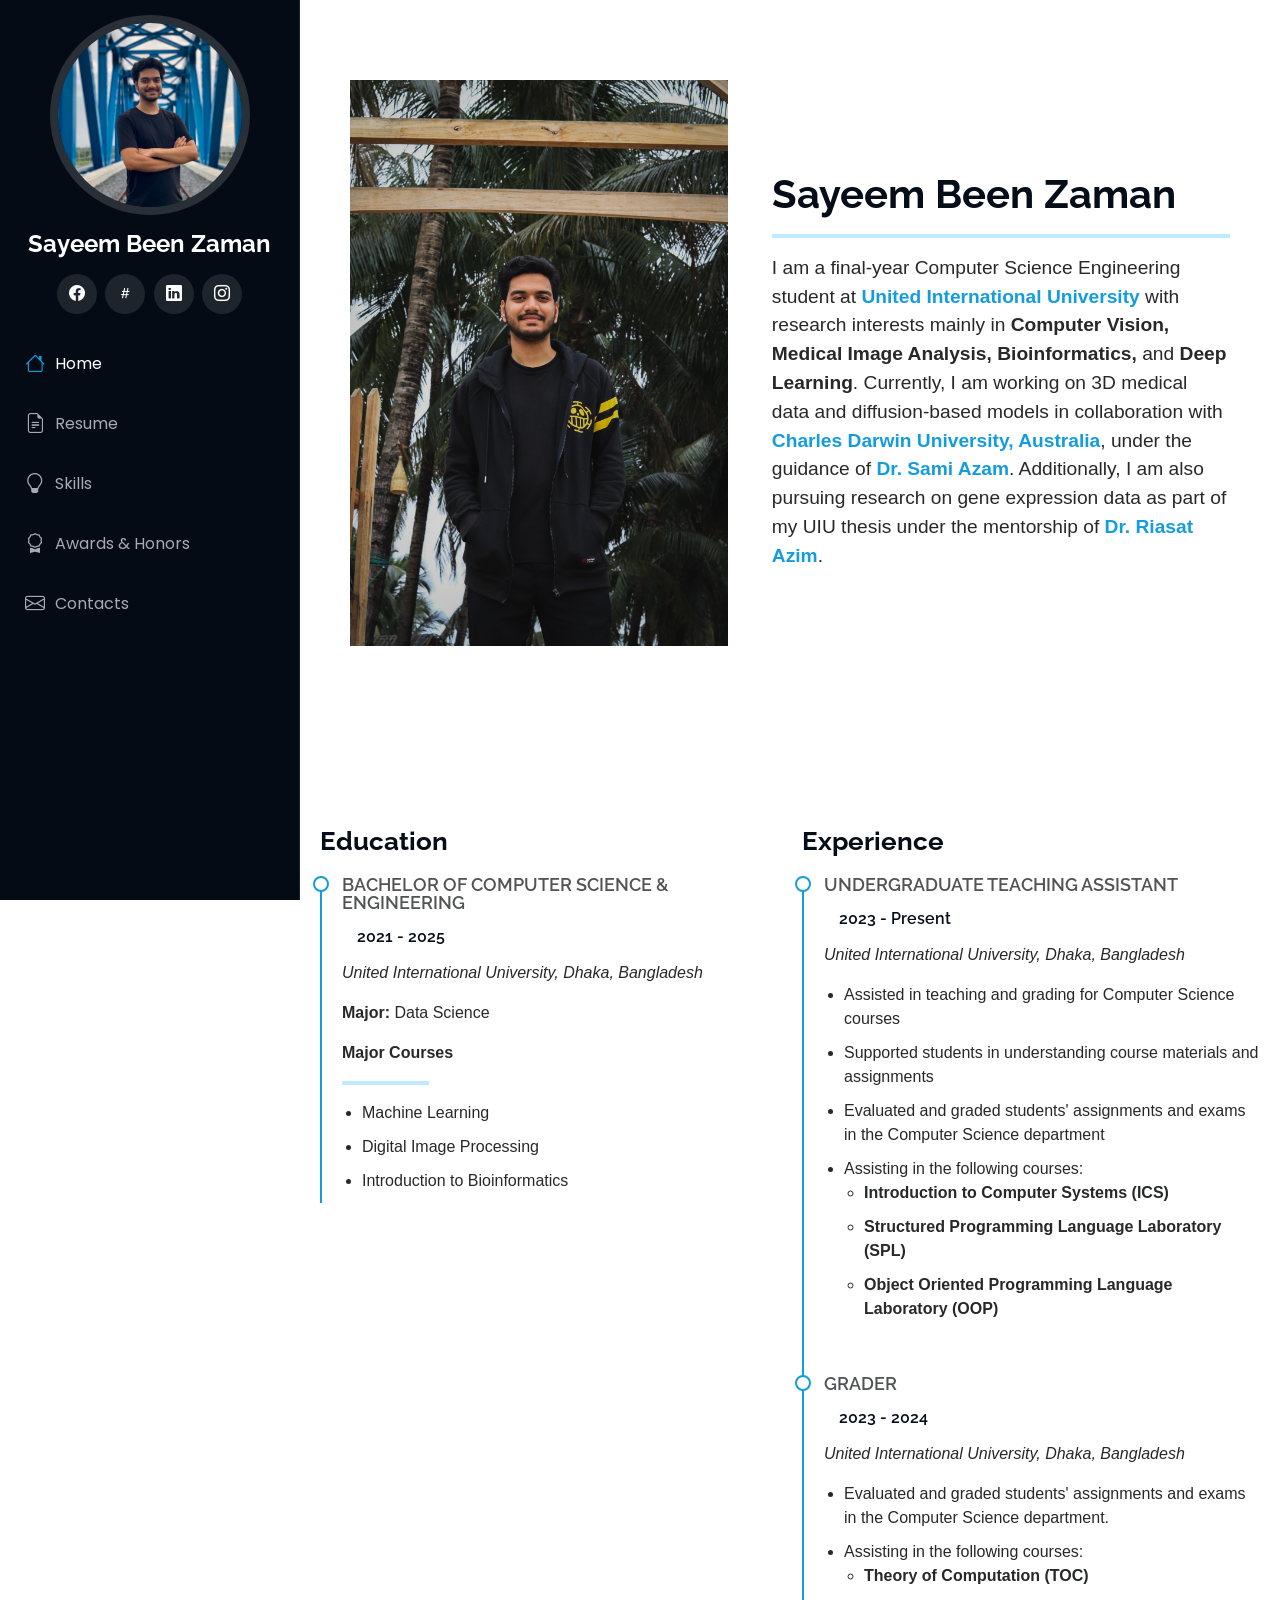
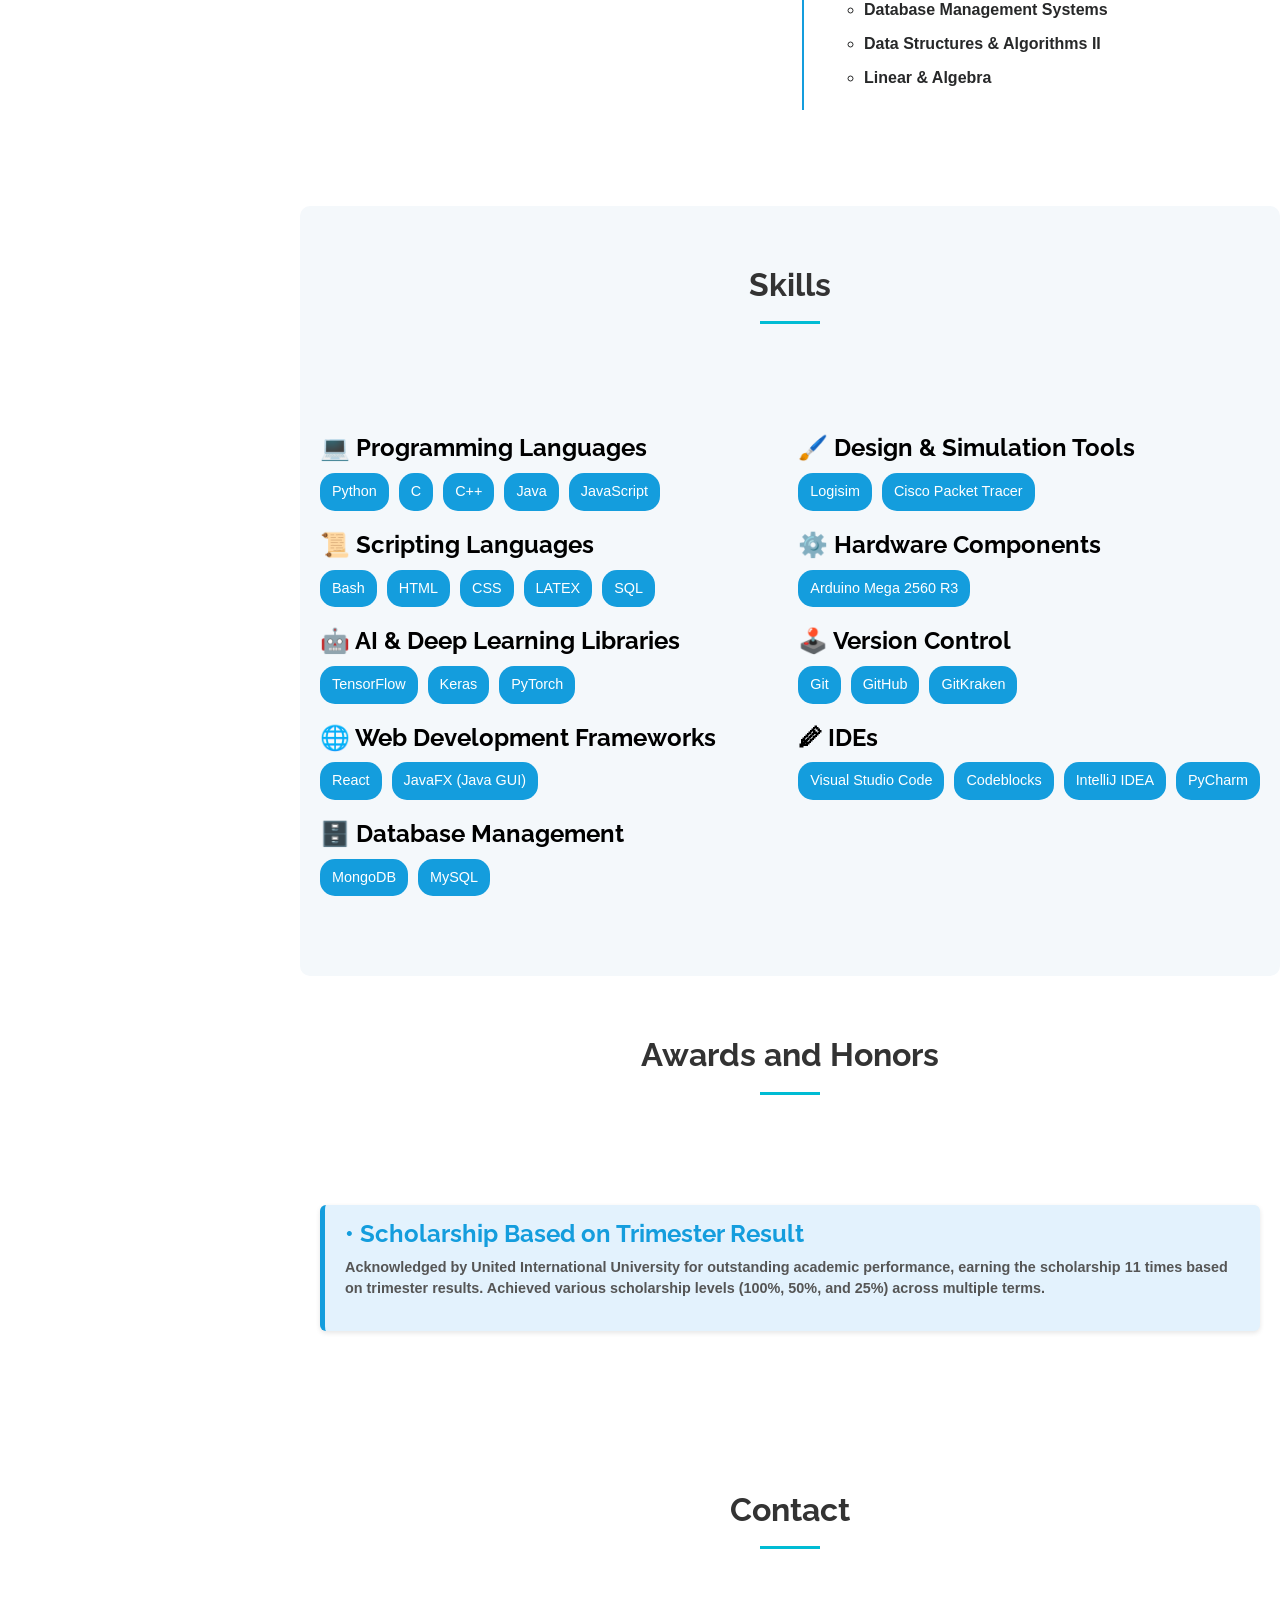
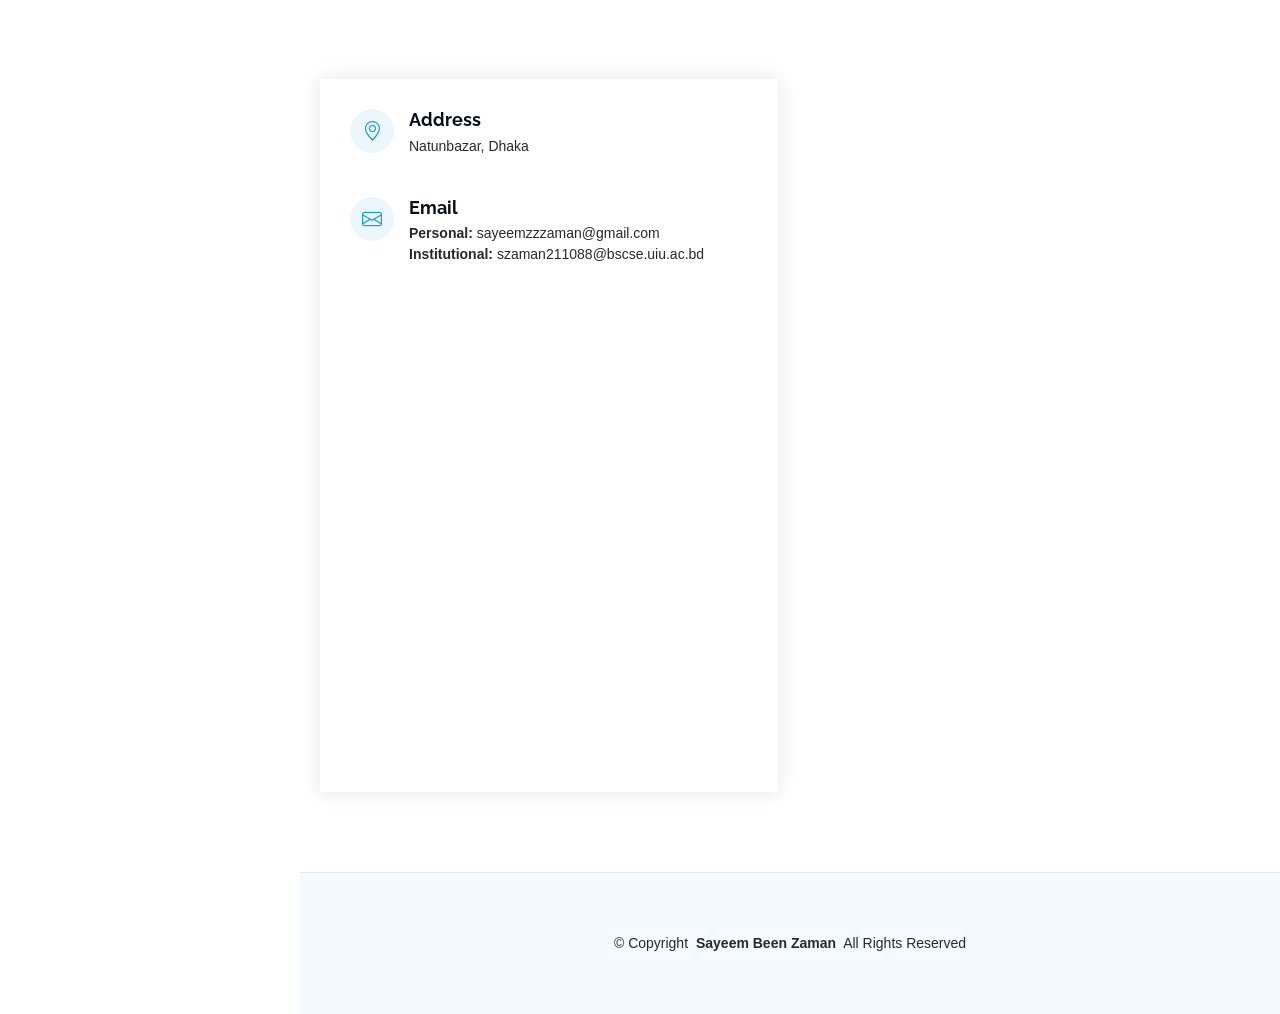
<file: index.html>
<!DOCTYPE html>
<html lang="en">

<head>
  <meta charset="utf-8">
  <meta content="width=device-width, initial-scale=1.0" name="viewport">
  <title>Sayeem Been Zaman</title>
  <meta content="" name="description">
  <meta content="" name="keywords">

  <!-- Favicons -->
  <!-- <link href="assets/img/favicon.png" rel="icon">
  <link href="assets/img/apple-touch-icon.png" rel="apple-touch-icon"> -->

  <!-- Fonts -->
  <link href="https://fonts.googleapis.com" rel="preconnect">
  <link href="https://fonts.gstatic.com" rel="preconnect" crossorigin>
  <link href="https://fonts.googleapis.com/css2?family=Roboto:ital,wght@0,100;0,300;0,400;0,500;0,700;0,900;1,100;1,300;1,400;1,500;1,700;1,900&family=Poppins:ital,wght@0,100;0,200;0,300;0,400;0,500;0,600;0,700;0,800;0,900;1,100;1,200;1,300;1,400;1,500;1,600;1,700;1,800;1,900&family=Raleway:ital,wght@0,100;0,200;0,300;0,400;0,500;0,600;0,700;0,800;0,900;1,100;1,200;1,300;1,400;1,500;1,600;1,700;1,800;1,900&display=swap" rel="stylesheet">

  <!-- Vendor CSS Files -->
  <link href="assets/vendor/bootstrap/css/bootstrap.min.css" rel="stylesheet">
  <link href="assets/vendor/bootstrap-icons/bootstrap-icons.css" rel="stylesheet">
  <link href="assets/vendor/aos/aos.css" rel="stylesheet">
  <link href="assets/vendor/glightbox/css/glightbox.min.css" rel="stylesheet">
  <link href="assets/vendor/swiper/swiper-bundle.min.css" rel="stylesheet">

  <!-- Main CSS File -->
  <link href="assets/css/main.css" rel="stylesheet">

  <!-- =======================================================
  * Template Name: iPortfolio
  * Template URL: https://bootstrapmade.com/iportfolio-bootstrap-portfolio-websites-template/
  * Updated: Jun 29 2024 with Bootstrap v5.3.3
  * Author: BootstrapMade.com
  * License: https://bootstrapmade.com/license/
  ======================================================== -->
</head>

<body class="index-page">

  <header id="header" class="header dark-background d-flex flex-column">
    <i class="header-toggle d-xl-none bi bi-list"></i>

    <div class="profile-img">
      <img src="assets/img/my-profile-img.jpg" alt="" class="img-fluid rounded-circle">
    </div>

    <a href="index.html" class="logo d-flex align-items-center justify-content-center">
      <!-- Uncomment the line below if you also wish to use an image logo -->
      <!-- <img src="assets/img/logo.png" alt=""> -->
      <h1 class="sitename">Sayeem Been Zaman</h1>
    </a>

    <div class="social-links text-center">
      <!-- <a href="#" class="twitter"><i class="bi bi-twitter-x"></i></a> -->
      <a href="https://www.facebook.com/sayeemzzzaman" target="_blank" class="facebook"><i class="bi bi-facebook"></i></a>
      <a href="https://sayeemzzzaman.hashnode.dev/" target="_blank" class="hashnode"><i class="bi bi-hash"></i></a>
      <!-- <a href="https://scholar.google.com/" target="_blank" class="google-plus"><i class="bi bi-google"></i></a> -->
      <a href="https://www.linkedin.com/in/sayeemzzzaman/" target="_blank" class="linkedin"><i class="bi bi-linkedin"></i></a>
      <a href="https://www.instagram.com/sayeemzzzaman" target="_blank" class="instagram"><i class="bi bi-instagram"></i></a>
    </div>

    <nav id="navmenu" class="navmenu">
      <ul>
        <li><a href="#about" class="active"><i class="bi bi-house navicon"></i>Home</a></li>
        <!-- <li><a href="#about"><i class="bi bi-person navicon"></i> About</a></li> -->
        <li><a href="#resume"><i class="bi bi-file-earmark-text navicon"></i> Resume</a></li>
        <li><a href="#skills"><i class="bi bi-lightbulb navicon"></i> Skills</a></li>
        <li><a href="#awards"><i class="bi bi-award navicon"></i> Awards & Honors</a></li>
        <li><a href="#contact"><i class="bi bi-envelope navicon"></i> Contacts</a></li>
        <!-- <li class="dropdown"><a href="#"><i class="bi bi-menu-button navicon"></i> <span>Dropdown</span> <i class="bi bi-chevron-down toggle-dropdown"></i></a>
          <ul>
            <li><a href="#">Dropdown 1</a></li>
            <li class="dropdown"><a href="#"><span>Deep Dropdown</span> <i class="bi bi-chevron-down toggle-dropdown"></i></a>
              <ul>
                <li><a href="#">Deep Dropdown 1</a></li>
                <li><a href="#">Deep Dropdown 2</a></li>
                <li><a href="#">Deep Dropdown 3</a></li>
                <li><a href="#">Deep Dropdown 4</a></li>
                <li><a href="#">Deep Dropdown 5</a></li>
              </ul>
            </li>
            <li><a href="#">Dropdown 2</a></li>
            <li><a href="#">Dropdown 3</a></li>
            <li><a href="#">Dropdown 4</a></li>
          </ul>
        </li> -->
        <!-- <li><a href="#contact"><i class="bi bi-envelope navicon"></i> Contact</a></li> -->
      </ul>
    </nav>

  </header>

  <main class="main">

    <!-- Hero Section -->
    <!-- <section id="hero" class="hero section dark-background">

      <img src="assets/img/hero-bg.jpg" alt="" data-aos="fade-in" class="">

      <div class="container" data-aos="fade-up" data-aos-delay="100">
        <h2>Alex Smith</h2>
        <p>I'm <span class="typed" data-typed-items="Designer, Developer, Freelancer, Photographer">Designer</span><span class="typed-cursor typed-cursor--blink" aria-hidden="true"></span><span class="typed-cursor typed-cursor--blink" aria-hidden="true"></span></p>
      </div>

    </section>/Hero Section -->

    <!-- About Section -->
    <section id="about" class="about section">

      <!-- Section Title -->
      <!-- <div class="container section-title" data-aos="fade-up"> -->
        
        
      <!-- </div>End Section Title -->

      <div class="container" data-aos="fade-up" data-aos-delay="100">

        <!-- <div class="row" style="display: flex; justify-content: center; gap: 20px;"> -->
        <div class="row" style="display: flex; justify-content: center; align-items:center; gap: 20px;">
          <div class="col-lg-5">
            <img src="assets/img/hero-bg.jpg" class="img-fluid" alt="">
          </div>
          <div class="col-lg-6" style="padding-top: 30px;">
            <h1 style="font-weight: bold;">Sayeem Been Zaman</h1>
            <hr>
            <!-- <p style="border-bottom: 10px;"></p> -->
            <!-- <p class="fst-italic py-3"> -->
              <p style="font-size: larger;">I am a final-year Computer Science Engineering student at <span style="color: #149ddd; font-weight: bold;"><a href="https://uiu.ac.bd/" target="_blank">United International University</a></span> with research interests mainly in <span style="font-weight: bold;">Computer Vision, Medical Image Analysis, Bioinformatics,</span> and <span style="font-weight: bold;">Deep Learning</span>. Currently, I am working on 3D medical data and diffusion-based models in collaboration with <span style="color: #149ddd; font-weight: bold;"> <a href="https://www.cdu.edu.au/" target="_blank">Charles Darwin University, Australia</a></span>, under the guidance of <span style="color: #149ddd; font-weight: bold;"><a href="https://scholar.google.com.au/citations?user=kw5_oUMAAAAJ&hl=en" target="_blank">Dr. Sami Azam</a></span>. Additionally, I am also pursuing research on gene expression data as part of my UIU thesis under the mentorship of <span style="color: #149ddd; font-weight: bold;"><a href="https://scholar.google.com/citations?hl=en&user=31mWMiEAAAAJ" target="_blank">Dr. Riasat Azim</a></span>.</p>
            <!-- </p> -->
            <!-- <div class="row">
              <div class="col-lg-6">
                <ul>
                  <li><i class="bi bi-chevron-right"></i> <strong>Birthday:</strong> <span>1 May 1995</span></li>
                  <li><i class="bi bi-chevron-right"></i> <strong>Website:</strong> <span>www.example.com</span></li>
                  <li><i class="bi bi-chevron-right"></i> <strong>Phone:</strong> <span>+123 456 7890</span></li>
                  <li><i class="bi bi-chevron-right"></i> <strong>City:</strong> <span>New York, USA</span></li>
                </ul>
              </div>
              <div class="col-lg-6">
                <ul>
                  <li><i class="bi bi-chevron-right"></i> <strong>Age:</strong> <span>30</span></li>
                  <li><i class="bi bi-chevron-right"></i> <strong>Degree:</strong> <span>Master</span></li>
                  <li><i class="bi bi-chevron-right"></i> <strong>Email:</strong> <span>email@example.com</span></li>
                  <li><i class="bi bi-chevron-right"></i> <strong>Freelance:</strong> <span>Available</span></li>
                </ul>
              </div>
            </div>
            <p class="py-3">
              Officiis eligendi itaque labore et dolorum mollitia officiis optio vero. Quisquam sunt adipisci omnis et ut. Nulla accusantium dolor incidunt officia tempore. Et eius omnis.
              Cupiditate ut dicta maxime officiis quidem quia. Sed et consectetur qui quia repellendus itaque neque.
            </p>-->
          </div> 
        </div>

      </div>

    </section><!-- /About Section -->

    <!-- Stats Section -->
    <!-- <section id="stats" class="stats section">

      <div class="container" data-aos="fade-up" data-aos-delay="100">

        <div class="row gy-4">

          <div class="col-lg-3 col-md-6">
            <div class="stats-item">
              <i class="bi bi-emoji-smile"></i>
              <span data-purecounter-start="0" data-purecounter-end="232" data-purecounter-duration="1" class="purecounter"></span>
              <p><strong>Happy Clients</strong> <span>consequuntur quae</span></p>
            </div>
          </div>End Stats Item -->

          <!-- <div class="col-lg-3 col-md-6">
            <div class="stats-item">
              <i class="bi bi-journal-richtext"></i>
              <span data-purecounter-start="0" data-purecounter-end="521" data-purecounter-duration="1" class="purecounter"></span>
              <p><strong>Projects</strong> <span>adipisci atque cum quia aut</span></p>
            </div> -->
          <!-- </div>End Stats Item -->

          <!-- <div class="col-lg-3 col-md-6">
            <div class="stats-item">
              <i class="bi bi-headset"></i>
              <span data-purecounter-start="0" data-purecounter-end="1453" data-purecounter-duration="1" class="purecounter"></span>
              <p><strong>Hours Of Support</strong> <span>aut commodi quaerat</span></p>
            </div> -->
          <!-- </div>End Stats Item -->

          <!-- <div class="col-lg-3 col-md-6">
            <div class="stats-item">
              <i class="bi bi-people"></i>
              <span data-purecounter-start="0" data-purecounter-end="32" data-purecounter-duration="1" class="purecounter"></span>
              <p><strong>Hard Workers</strong> <span>rerum asperiores dolor</span></p>
            </div> -->
          <!-- </div>End Stats Item -->

        <!-- </div> -->

      <!-- </div> -->

    <!-- </section>/Stats Section -->

    <!-- Resume Section -->
    <section id="resume" class="resume section">

      <!-- Section Title -->
      <!-- <div class="container section-title" data-aos="fade-up"> -->
        <!-- <h2>Resume</h2> -->
        <!-- <p>Magnam dolores commodi suscipit. Necessitatibus eius consequatur ex aliquid fuga eum quidem. Sit sint consectetur velit. Quisquam quos quisquam cupiditate. Et nemo qui impedit suscipit alias ea. Quia fugiat sit in iste officiis commodi quidem hic quas.</p> -->
      <!-- </div> -->
      <!-- End Section Title -->

      <div class="container">

        <div class="row">

          <div class="col-lg-6" data-aos="fade-up" data-aos-delay="100">
            <!-- <h3 class="resume-title">Sumary</h3> -->

            <!-- <div class="resume-item pb-0">
              <h4>Brandon Johnson</h4>
              <p><em>Innovative and deadline-driven Graphic Designer with 3+ years of experience designing and developing user-centered digital/print marketing material from initial concept to final, polished deliverable.</em></p>
              <ul>
                <li>Portland par 127,Orlando, FL</li>
                <li>(123) 456-7891</li>
                <li>alice.barkley@example.com</li>
              </ul>
            </div> -->
            <!-- Edn Resume Item -->

            <h3 class="resume-title">Education</h3>
            <!-- <div class="resume-item">
              <h4>Master of Fine Arts &amp; Graphic Design</h4>
              <h5>2015 - 2016</h5>
              <p><em>Rochester Institute of Technology, Rochester, NY</em></p>
              <p>Qui deserunt veniam. Et sed aliquam labore tempore sed quisquam iusto autem sit. Ea vero voluptatum qui ut dignissimos deleniti nerada porti sand markend</p>
            </div> -->
            <!-- Edn Resume Item -->

            <div class="resume-item">
              <h4>Bachelor of Computer Science &amp; Engineering</h4>
              <h5>2021 - 2025</h5>
              <p><em>United International University, Dhaka, Bangladesh</em></p>
              <p>
                <p><b>Major:</b> Data Science
                
                </p>
                <b>Major Courses</b>
                <hr style="width: 20%;">
                <ul>
                  <li>Machine Learning</li>
                  <li>Digital Image Processing</li>
                  <li>Introduction to Bioinformatics</li>
                </ul>
              </p>
            </div>
            <!-- Edn Resume Item -->

          </div>

          <div class="col-lg-6" data-aos="fade-up" data-aos-delay="200">
            <h3 class="resume-title">Experience</h3>
            <div class="resume-item">
              <h4>Undergraduate Teaching Assistant</h4>
              <h5>2023 - Present</h5>
              <p><em>United International University, Dhaka, Bangladesh </em></p>
              <ul>
                <li>Assisted in teaching and grading for Computer Science courses</li>
                <li>Supported students in understanding course materials and assignments</li>
                <li>Evaluated and graded students' assignments and exams in the Computer Science department</li>
                <li>Assisting in the following courses:
                  <ul><b>
                    <li>Introduction to Computer Systems (ICS)</li>
                    <li>Structured Programming Language Laboratory (SPL)</li>
                    <li>Object Oriented Programming Language Laboratory (OOP)</li>
                  </b>
                  </ul>
                </li>
              </ul>
            </div>
            <!-- Edn Resume Item -->

            <div class="resume-item">
              <h4>Grader</h4>
              <h5>2023 - 2024</h5>
              <p><em>United International University, Dhaka, Bangladesh</em></p>
              <ul>
                <li>Evaluated and graded students' assignments and exams in the Computer Science department.</li>
                <li>Assisting in the following courses:
                  <ul><b>
                    <li>Theory of Computation (TOC)</li>
                    <li>Database Management Systems</li>
                    <li>Data Structures &amp; Algorithms II</li>
                    <li>Linear & Algebra</li>
                    </b>
                  </ul>
                </li>
              </ul>
            </div>
            <!-- Edn Resume Item -->

          </div>

        </div>

      </div>

    </section><!-- /Resume Section -->

    <section id="skills" class="skills section-bg">
      <div class="container">
        <div class="section-title">
          <h2>Skills</h2>
        </div>
    
        <div class="skills-content" style="display: flex; justify-content: space-between;">
          <div>
            <div class="skill-category">
              <h3>💻 Programming Languages</h3>
              <div class="skills-list">
                <span class="skill-tag">Python</span>
                <span class="skill-tag">C</span>
                <span class="skill-tag">C++</span>
                <span class="skill-tag">Java</span>
                <span class="skill-tag">JavaScript</span>
              </div>
            </div>
      
            <div class="skill-category">
              <h3>📜 Scripting Languages</h3>
              <div class="skills-list">
                <span class="skill-tag">Bash</span>
                <span class="skill-tag">HTML</span>
                <span class="skill-tag">CSS</span>
                <span class="skill-tag">LATEX</span>
                <span class="skill-tag">SQL</span>
              </div>
            </div>
            <div class="skill-category">
              <h3>🤖 AI & Deep Learning Libraries</h3>
              <div class="skills-list">
                <span class="skill-tag">TensorFlow</span>
                <span class="skill-tag">Keras</span>
                <span class="skill-tag">PyTorch</span>
              </div>
            </div>
            <div class="skill-category">
              <h3>🌐 Web Development Frameworks</h3>
              <div class="skills-list">
                <span class="skill-tag">React</span>
                <span class="skill-tag">JavaFX (Java GUI)</span>
              </div>
            </div>
            <div class="skill-category">
              <h3>🗄️ Database Management</h3>
              <div class="skills-list">
                <span class="skill-tag">MongoDB</span>
                <span class="skill-tag">MySQL</span>
              </div>
            </div>
          </div>
          <div>
            <div class="skill-category">
              <h3>🖌️ Design & Simulation Tools</h3>
              <div class="skills-list">
                <span class="skill-tag">Logisim</span>
                <span class="skill-tag">Cisco Packet Tracer</span>
              </div>
            </div>
            <div class="skill-category">
              <h3>⚙️ Hardware Components</h3>
              <div class="skills-list">
                <span class="skill-tag">Arduino Mega 2560 R3</span>
              </div>
            </div>
            <div class="skill-category">
              <h3>🕹️ Version Control</h3>
              <div class="skills-list">
                <span class="skill-tag">Git</span>
                <span class="skill-tag">GitHub</span>
                <span class="skill-tag">GitKraken</span>
              </div>
            </div>
            <div class="skill-category">
              <h3>🖉 IDEs</h3>
              <div class="skills-list">
                <span class="skill-tag">Visual Studio Code</span>
                <span class="skill-tag">Codeblocks</span>
                <span class="skill-tag">IntelliJ IDEA</span>
                <span class="skill-tag">PyCharm</span>
              </div>
          </div>
          </div>
          
          <!-- Additional skill sections can be added similarly -->
        </div>
      </div>
    </section>
    
    <section id="awards" class="awards">
      <div class="container">
        <div class="section-title">
          <h2>Awards and Honors</h2>
        </div>
    
        <div class="award-item">
          <h5>• Scholarship Based on Trimester Result</h5>
          <p class="award-description">
            Acknowledged by United International University for outstanding academic performance, earning the scholarship 11 times based on trimester results. Achieved various scholarship levels (100%, 50%, and 25%) across multiple terms.
          </p>
        </div>
        <!-- Additional award items can be added similarly -->
      </div>
    </section>
    


    <!-- Skills Section -->
    <!-- <section id="skills" class="skills section light-background"> -->

      <!-- Section Title -->
      <!-- <div class="container section-title" data-aos="fade-up">
        <h2>Skills</h2>
        <p>Necessitatibus eius consequatur ex aliquid fuga eum quidem sint consectetur velit</p> -->
      <!-- </div> -->
      <!-- End Section Title -->

      <!-- <div class="container" data-aos="fade-up" data-aos-delay="100">

        <div class="row skills-content skills-animation">

          <div class="col-lg-6">

            <div class="progress">
              <span class="skill"><span>HTML</span> <i class="val">100%</i></span>
              <div class="progress-bar-wrap">
                <div class="progress-bar" role="progressbar" aria-valuenow="100" aria-valuemin="0" aria-valuemax="100"></div>
              </div>
            </div> -->
            <!-- End Skills Item -->

            <!-- <div class="progress">
              <span class="skill"><span>CSS</span> <i class="val">90%</i></span>
              <div class="progress-bar-wrap">
                <div class="progress-bar" role="progressbar" aria-valuenow="90" aria-valuemin="0" aria-valuemax="100"></div>
              </div>
            </div> -->
            <!-- End Skills Item -->
<!-- 
            <div class="progress">
              <span class="skill"><span>JavaScript</span> <i class="val">75%</i></span>
              <div class="progress-bar-wrap">
                <div class="progress-bar" role="progressbar" aria-valuenow="75" aria-valuemin="0" aria-valuemax="100"></div>
              </div>
            </div> -->
            <!-- End Skills Item -->

          <!-- </div>

          <div class="col-lg-6">

            <div class="progress">
              <span class="skill"><span>PHP</span> <i class="val">80%</i></span>
              <div class="progress-bar-wrap">
                <div class="progress-bar" role="progressbar" aria-valuenow="80" aria-valuemin="0" aria-valuemax="100"></div>
              </div>
            </div> -->
            <!-- End Skills Item -->

            <!-- <div class="progress">
              <span class="skill"><span>WordPress/CMS</span> <i class="val">90%</i></span>
              <div class="progress-bar-wrap">
                <div class="progress-bar" role="progressbar" aria-valuenow="90" aria-valuemin="0" aria-valuemax="100"></div>
              </div>
            </div> -->
            <!-- End Skills Item -->

            <!-- <div class="progress">
              <span class="skill"><span>Photoshop</span> <i class="val">55%</i></span>
              <div class="progress-bar-wrap">
                <div class="progress-bar" role="progressbar" aria-valuenow="55" aria-valuemin="0" aria-valuemax="100"></div>
              </div>
            </div> -->
            <!-- End Skills Item -->

          <!-- </div>

        </div>

      </div>

    </section> -->
    <!-- /Skills Section -->

    

    <!-- Portfolio Section -->
    <!-- <section id="portfolio" class="portfolio section light-background"> -->

      <!-- Section Title -->
      <!-- <div class="container section-title" data-aos="fade-up">
        <h2>Portfolio</h2>
        <p>Magnam dolores commodi suscipit. Necessitatibus eius consequatur ex aliquid fuga eum quidem. Sit sint consectetur velit. Quisquam quos quisquam cupiditate. Et nemo qui impedit suscipit alias ea. Quia fugiat sit in iste officiis commodi quidem hic quas.</p> -->
      <!-- </div> -->
      <!-- End Section Title -->

      <!-- <div class="container"> -->

        <!-- <div class="isotope-layout" data-default-filter="*" data-layout="masonry" data-sort="original-order"> -->

          <!-- <ul class="portfolio-filters isotope-filters" data-aos="fade-up" data-aos-delay="100">
            <li data-filter="*" class="filter-active">All</li>
            <li data-filter=".filter-app">App</li>
            <li data-filter=".filter-product">Product</li>
            <li data-filter=".filter-branding">Branding</li>
            <li data-filter=".filter-books">Books</li> -->
          <!-- </ul> -->
          <!-- End Portfolio Filters -->

          <!-- <div class="row gy-4 isotope-container" data-aos="fade-up" data-aos-delay="200">

            <div class="col-lg-4 col-md-6 portfolio-item isotope-item filter-app">
              <div class="portfolio-content h-100">
                <img src="assets/img/portfolio/app-1.jpg" class="img-fluid" alt="">
                <div class="portfolio-info">
                  <h4>App 1</h4>
                  <p>Lorem ipsum, dolor sit amet consectetur</p>
                  <a href="assets/img/portfolio/app-1.jpg" title="App 1" data-gallery="portfolio-gallery-app" class="glightbox preview-link"><i class="bi bi-zoom-in"></i></a>
                  <a href="portfolio-details.html" title="More Details" class="details-link"><i class="bi bi-link-45deg"></i></a>
                </div>
              </div> -->
            <!-- </div> -->
            <!-- End Portfolio Item -->

            <!-- <div class="col-lg-4 col-md-6 portfolio-item isotope-item filter-product">
              <div class="portfolio-content h-100">
                <img src="assets/img/portfolio/product-1.jpg" class="img-fluid" alt="">
                <div class="portfolio-info">
                  <h4>Product 1</h4>
                  <p>Lorem ipsum, dolor sit amet consectetur</p>
                  <a href="assets/img/portfolio/product-1.jpg" title="Product 1" data-gallery="portfolio-gallery-product" class="glightbox preview-link"><i class="bi bi-zoom-in"></i></a>
                  <a href="portfolio-details.html" title="More Details" class="details-link"><i class="bi bi-link-45deg"></i></a>
                </div>
              </div> -->
            <!-- </div> -->
            <!-- End Portfolio Item -->

            <!-- <div class="col-lg-4 col-md-6 portfolio-item isotope-item filter-branding">
              <div class="portfolio-content h-100">
                <img src="assets/img/portfolio/branding-1.jpg" class="img-fluid" alt="">
                <div class="portfolio-info">
                  <h4>Branding 1</h4>
                  <p>Lorem ipsum, dolor sit amet consectetur</p>
                  <a href="assets/img/portfolio/branding-1.jpg" title="Branding 1" data-gallery="portfolio-gallery-branding" class="glightbox preview-link"><i class="bi bi-zoom-in"></i></a>
                  <a href="portfolio-details.html" title="More Details" class="details-link"><i class="bi bi-link-45deg"></i></a>
                </div>
              </div> -->
            <!-- </div> -->
            <!-- End Portfolio Item -->

            <!-- <div class="col-lg-4 col-md-6 portfolio-item isotope-item filter-books">
              <div class="portfolio-content h-100">
                <img src="assets/img/portfolio/books-1.jpg" class="img-fluid" alt="">
                <div class="portfolio-info">
                  <h4>Books 1</h4>
                  <p>Lorem ipsum, dolor sit amet consectetur</p>
                  <a href="assets/img/portfolio/books-1.jpg" title="Branding 1" data-gallery="portfolio-gallery-book" class="glightbox preview-link"><i class="bi bi-zoom-in"></i></a>
                  <a href="portfolio-details.html" title="More Details" class="details-link"><i class="bi bi-link-45deg"></i></a>
                </div>
              </div> -->
            <!-- </div> -->
            <!-- End Portfolio Item -->

            <!-- <div class="col-lg-4 col-md-6 portfolio-item isotope-item filter-app">
              <div class="portfolio-content h-100">
                <img src="assets/img/portfolio/app-2.jpg" class="img-fluid" alt="">
                <div class="portfolio-info">
                  <h4>App 2</h4>
                  <p>Lorem ipsum, dolor sit amet consectetur</p>
                  <a href="assets/img/portfolio/app-2.jpg" title="App 2" data-gallery="portfolio-gallery-app" class="glightbox preview-link"><i class="bi bi-zoom-in"></i></a>
                  <a href="portfolio-details.html" title="More Details" class="details-link"><i class="bi bi-link-45deg"></i></a>
                </div>
              </div> -->
            <!-- </div> -->
            <!-- End Portfolio Item -->

            <!-- <div class="col-lg-4 col-md-6 portfolio-item isotope-item filter-product">
              <div class="portfolio-content h-100">
                <img src="assets/img/portfolio/product-2.jpg" class="img-fluid" alt="">
                <div class="portfolio-info">
                  <h4>Product 2</h4>
                  <p>Lorem ipsum, dolor sit amet consectetur</p>
                  <a href="assets/img/portfolio/product-2.jpg" title="Product 2" data-gallery="portfolio-gallery-product" class="glightbox preview-link"><i class="bi bi-zoom-in"></i></a>
                  <a href="portfolio-details.html" title="More Details" class="details-link"><i class="bi bi-link-45deg"></i></a>
                </div>
              </div> -->
            <!-- </div> -->
            <!-- End Portfolio Item -->

            <!-- <div class="col-lg-4 col-md-6 portfolio-item isotope-item filter-branding">
              <div class="portfolio-content h-100">
                <img src="assets/img/portfolio/branding-2.jpg" class="img-fluid" alt="">
                <div class="portfolio-info">
                  <h4>Branding 2</h4>
                  <p>Lorem ipsum, dolor sit amet consectetur</p>
                  <a href="assets/img/portfolio/branding-2.jpg" title="Branding 2" data-gallery="portfolio-gallery-branding" class="glightbox preview-link"><i class="bi bi-zoom-in"></i></a>
                  <a href="portfolio-details.html" title="More Details" class="details-link"><i class="bi bi-link-45deg"></i></a>
                </div>
              </div> -->
            <!-- </div> -->
            <!-- End Portfolio Item -->

            <!-- <div class="col-lg-4 col-md-6 portfolio-item isotope-item filter-books">
              <div class="portfolio-content h-100">
                <img src="assets/img/portfolio/books-2.jpg" class="img-fluid" alt="">
                <div class="portfolio-info">
                  <h4>Books 2</h4>
                  <p>Lorem ipsum, dolor sit amet consectetur</p>
                  <a href="assets/img/portfolio/books-2.jpg" title="Branding 2" data-gallery="portfolio-gallery-book" class="glightbox preview-link"><i class="bi bi-zoom-in"></i></a>
                  <a href="portfolio-details.html" title="More Details" class="details-link"><i class="bi bi-link-45deg"></i></a>
                </div>
              </div> -->
            <!-- </div> -->
            <!-- End Portfolio Item -->

            <!-- <div class="col-lg-4 col-md-6 portfolio-item isotope-item filter-app">
              <div class="portfolio-content h-100">
                <img src="assets/img/portfolio/app-3.jpg" class="img-fluid" alt="">
                <div class="portfolio-info">
                  <h4>App 3</h4>
                  <p>Lorem ipsum, dolor sit amet consectetur</p>
                  <a href="assets/img/portfolio/app-3.jpg" title="App 3" data-gallery="portfolio-gallery-app" class="glightbox preview-link"><i class="bi bi-zoom-in"></i></a>
                  <a href="portfolio-details.html" title="More Details" class="details-link"><i class="bi bi-link-45deg"></i></a>
                </div>
              </div> -->
            <!-- </div> -->
            <!-- End Portfolio Item -->

            <!-- <div class="col-lg-4 col-md-6 portfolio-item isotope-item filter-product">
              <div class="portfolio-content h-100">
                <img src="assets/img/portfolio/product-3.jpg" class="img-fluid" alt="">
                <div class="portfolio-info">
                  <h4>Product 3</h4>
                  <p>Lorem ipsum, dolor sit amet consectetur</p>
                  <a href="assets/img/portfolio/product-3.jpg" title="Product 3" data-gallery="portfolio-gallery-product" class="glightbox preview-link"><i class="bi bi-zoom-in"></i></a>
                  <a href="portfolio-details.html" title="More Details" class="details-link"><i class="bi bi-link-45deg"></i></a>
                </div>
              </div> -->
            <!-- </div> -->
            <!-- End Portfolio Item -->

            <!-- <div class="col-lg-4 col-md-6 portfolio-item isotope-item filter-branding">
              <div class="portfolio-content h-100">
                <img src="assets/img/portfolio/branding-3.jpg" class="img-fluid" alt="">
                <div class="portfolio-info">
                  <h4>Branding 3</h4>
                  <p>Lorem ipsum, dolor sit amet consectetur</p>
                  <a href="assets/img/portfolio/branding-3.jpg" title="Branding 2" data-gallery="portfolio-gallery-branding" class="glightbox preview-link"><i class="bi bi-zoom-in"></i></a>
                  <a href="portfolio-details.html" title="More Details" class="details-link"><i class="bi bi-link-45deg"></i></a>
                </div>
              </div> -->
            <!-- </div> -->
            <!-- End Portfolio Item -->

            <!-- <div class="col-lg-4 col-md-6 portfolio-item isotope-item filter-books">
              <div class="portfolio-content h-100">
                <img src="assets/img/portfolio/books-3.jpg" class="img-fluid" alt="">
                <div class="portfolio-info">
                  <h4>Books 3</h4>
                  <p>Lorem ipsum, dolor sit amet consectetur</p>
                  <a href="assets/img/portfolio/books-3.jpg" title="Branding 3" data-gallery="portfolio-gallery-book" class="glightbox preview-link"><i class="bi bi-zoom-in"></i></a>
                  <a href="portfolio-details.html" title="More Details" class="details-link"><i class="bi bi-link-45deg"></i></a>
                </div>
              </div> -->
            <!-- </div> -->
            <!-- End Portfolio Item -->

          <!-- </div> -->
          <!-- End Portfolio Container -->

        <!-- </div> -->

      <!-- </div> -->

    <!-- </section> -->
    <!-- /Portfolio Section -->

    <!-- Services Section -->
    <!-- <section id="services" class="services section"> -->

      <!-- Section Title -->
      <!-- <div class="container section-title" data-aos="fade-up">
        <h2>Awards &amp; Honors</h2>
        <p>Magnam dolores commodi suscipit. Necessitatibus eius consequatur ex aliquid fuga eum quidem. Sit sint consectetur velit. Quisquam quos quisquam cupiditate. Et nemo qui impedit suscipit alias ea. Quia fugiat sit in iste officiis commodi quidem hic quas.</p>
      </div> -->
      <!-- End Section Title -->

      <!-- <div class="container">

        <div class="row gy-4">

          <div class="col-lg-4 col-md-6 service-item d-flex" data-aos="fade-up" data-aos-delay="100">
            <div class="icon flex-shrink-0"><i class="bi bi-briefcase"></i></div>
            <div>
              <h4 class="title"><a href="service-details.html" class="stretched-link">Lorem Ipsum</a></h4>
              <p class="description">Voluptatum deleniti atque corrupti quos dolores et quas molestias excepturi sint occaecati cupiditate non provident</p>
            </div>
          </div> -->
          <!-- End Service Item -->

          <!-- <div class="col-lg-4 col-md-6 service-item d-flex" data-aos="fade-up" data-aos-delay="200">
            <div class="icon flex-shrink-0"><i class="bi bi-card-checklist"></i></div>
            <div>
              <h4 class="title"><a href="service-details.html" class="stretched-link">Dolor Sitema</a></h4>
              <p class="description">Minim veniam, quis nostrud exercitation ullamco laboris nisi ut aliquip ex ea commodo consequat tarad limino ata</p>
            </div>
          </div> -->
          <!-- End Service Item -->

          <!-- <div class="col-lg-4 col-md-6 service-item d-flex" data-aos="fade-up" data-aos-delay="300">
            <div class="icon flex-shrink-0"><i class="bi bi-bar-chart"></i></div>
            <div>
              <h4 class="title"><a href="service-details.html" class="stretched-link">Sed ut perspiciatis</a></h4>
              <p class="description">Duis aute irure dolor in reprehenderit in voluptate velit esse cillum dolore eu fugiat nulla pariatur</p>
            </div>
          </div> -->
          <!-- End Service Item -->
<!-- 
          <div class="col-lg-4 col-md-6 service-item d-flex" data-aos="fade-up" data-aos-delay="400">
            <div class="icon flex-shrink-0"><i class="bi bi-binoculars"></i></div>
            <div>
              <h4 class="title"><a href="service-details.html" class="stretched-link">Magni Dolores</a></h4>
              <p class="description">Excepteur sint occaecat cupidatat non proident, sunt in culpa qui officia deserunt mollit anim id est laborum</p>
            </div>
          </div> -->
          <!-- End Service Item -->

          <!-- <div class="col-lg-4 col-md-6 service-item d-flex" data-aos="fade-up" data-aos-delay="500">
            <div class="icon flex-shrink-0"><i class="bi bi-brightness-high"></i></div>
            <div>
              <h4 class="title"><a href="service-details.html" class="stretched-link">Nemo Enim</a></h4>
              <p class="description">At vero eos et accusamus et iusto odio dignissimos ducimus qui blanditiis praesentium voluptatum deleniti atque</p>
            </div>
          </div> -->
          <!-- End Service Item -->

          <!-- <div class="col-lg-4 col-md-6 service-item d-flex" data-aos="fade-up" data-aos-delay="600">
            <div class="icon flex-shrink-0"><i class="bi bi-calendar4-week"></i></div>
            <div>
              <h4 class="title"><a href="service-details.html" class="stretched-link">Eiusmod Tempor</a></h4>
              <p class="description">Et harum quidem rerum facilis est et expedita distinctio. Nam libero tempore, cum soluta nobis est eligendi</p>
            </div>
          </div> -->
          <!-- End Service Item -->

        <!-- </div>

      </div>

    </section> -->
    <!-- /Services Section -->

    <!-- Testimonials Section -->
    <!-- <section id="testimonials" class="testimonials section light-background"> -->

      <!-- Section Title -->
      <!-- <div class="container section-title" data-aos="fade-up"> -->
        <!-- <h2>Testimonials</h2> -->
        <!-- <p>Necessitatibus eius consequatur ex aliquid fuga eum quidem sint consectetur velit</p> -->
      <!-- </div> -->
      <!-- End Section Title -->

      <!-- <div class="container" data-aos="fade-up" data-aos-delay="100"> -->

        <!-- <div class="swiper init-swiper"> -->
          <!-- <script type="application/json" class="swiper-config">
            {
              "loop": true,
              "speed": 600,
              "autoplay": {
                "delay": 5000
              },
              "slidesPerView": "auto",
              "pagination": {
                "el": ".swiper-pagination",
                "type": "bullets",
                "clickable": true
              },
              "breakpoints": {
                "320": {
                  "slidesPerView": 1,
                  "spaceBetween": 40
                },
                "1200": {
                  "slidesPerView": 3,
                  "spaceBetween": 1
                }
              }
            } -->
          <!-- </script> -->
          <!-- <div class="swiper-wrapper">

            <div class="swiper-slide">
              <div class="testimonial-item">
                <p>
                  <i class="bi bi-quote quote-icon-left"></i>
                  <span>Proin iaculis purus consequat sem cure digni ssim donec porttitora entum suscipit rhoncus. Accusantium quam, ultricies eget id, aliquam eget nibh et. Maecen aliquam, risus at semper.</span>
                  <i class="bi bi-quote quote-icon-right"></i>
                </p>
                <img src="assets/img/testimonials/testimonials-1.jpg" class="testimonial-img" alt="">
                <h3>Saul Goodman</h3>
                <h4>Ceo &amp; Founder</h4>
              </div>
            </div> -->
            <!-- End testimonial item -->

            <!-- <div class="swiper-slide">
              <div class="testimonial-item">
                <p>
                  <i class="bi bi-quote quote-icon-left"></i>
                  <span>Export tempor illum tamen malis malis eram quae irure esse labore quem cillum quid malis quorum velit fore eram velit sunt aliqua noster fugiat irure amet legam anim culpa.</span>
                  <i class="bi bi-quote quote-icon-right"></i>
                </p>
                <img src="assets/img/testimonials/testimonials-2.jpg" class="testimonial-img" alt="">
                <h3>Sara Wilsson</h3>
                <h4>Designer</h4>
              </div> -->
            <!-- </div> -->
            <!-- End testimonial item -->

            <!-- <div class="swiper-slide">
              <div class="testimonial-item">
                <p>
                  <i class="bi bi-quote quote-icon-left"></i>
                  <span>Enim nisi quem export duis labore cillum quae magna enim sint quorum nulla quem veniam duis minim tempor labore quem eram duis noster aute amet eram fore quis sint minim.</span>
                  <i class="bi bi-quote quote-icon-right"></i>
                </p>
                <img src="assets/img/testimonials/testimonials-3.jpg" class="testimonial-img" alt="">
                <h3>Jena Karlis</h3>
                <h4>Store Owner</h4>
              </div>
            </div> -->
            <!-- End testimonial item -->

            <!-- <div class="swiper-slide">
              <div class="testimonial-item">
                <p>
                  <i class="bi bi-quote quote-icon-left"></i>
                  <span>Fugiat enim eram quae cillum dolore dolor amet nulla culpa multos export minim fugiat dolor enim duis veniam ipsum anim magna sunt elit fore quem dolore labore illum veniam.</span>
                  <i class="bi bi-quote quote-icon-right"></i>
                </p>
                <img src="assets/img/testimonials/testimonials-4.jpg" class="testimonial-img" alt="">
                <h3>Matt Brandon</h3>
                <h4>Freelancer</h4>
              </div>
            </div> -->
            <!-- End testimonial item -->
<!-- 
            <div class="swiper-slide">
              <div class="testimonial-item">
                <p>
                  <i class="bi bi-quote quote-icon-left"></i>
                  <span>Quis quorum aliqua sint quem legam fore sunt eram irure aliqua veniam tempor noster veniam sunt culpa nulla illum cillum fugiat legam esse veniam culpa fore nisi cillum quid.</span>
                  <i class="bi bi-quote quote-icon-right"></i>
                </p>
                <img src="assets/img/testimonials/testimonials-5.jpg" class="testimonial-img" alt="">
                <h3>John Larson</h3>
                <h4>Entrepreneur</h4>
              </div>
            </div> -->
            <!-- End testimonial item -->

          <!-- </div>
          <div class="swiper-pagination"></div>
        </div> -->

      <!-- </div> -->

    <!-- </section> -->
    <!-- /Testimonials Section -->

    <!-- Contact Section -->
    <section id="contact" class="contact section">

      <!-- Section Title -->
      <div class="container section-title" data-aos="fade-up">
        <h2>Contact</h2>
        <!-- <p>Necessitatibus eius consequatur ex aliquid fuga eum quidem sint consectetur velit</p> -->
      </div><!-- End Section Title -->

      <div class="container" data-aos="fade-up" data-aos-delay="100">

        <div class="row gy-4">

          <div class="col-lg-6">

            <div class="info-wrap">
              <div class="info-item d-flex" data-aos="fade-up" data-aos-delay="200">
                <i class="bi bi-geo-alt flex-shrink-0"></i>
                <div>
                  <h3>Address</h3>
                  <p>Natunbazar, Dhaka</p>
                </div>
              </div><!-- End Info Item -->

              <!-- <div class="info-item d-flex" data-aos="fade-up" data-aos-delay="300">
                <i class="bi bi-telephone flex-shrink-0"></i>
                <div>
                  <h3>Call</h3>
                  <p>+1 5589 55488 55</p>
                </div> -->
              <!-- </div> -->
              <!-- End Info Item -->

              <div class="info-item d-flex" data-aos="fade-up" data-aos-delay="400">
                <i class="bi bi-envelope flex-shrink-0"></i>
                <div>
                  <h3>Email</h3>
                  <p><b>Personal:</b> sayeemzzzaman@gmail.com</p>
                  <p><b>Institutional:</b> szaman211088@bscse.uiu.ac.bd</p>
                </div>
              </div><!-- End Info Item -->
              <iframe src="https://www.google.com/maps/embed?pb=!1m18!1m12!1m3!1d3650.562458970283!2d90.42535444627474!3d23.798590270043526!2m3!1f0!2f0!3f0!3m2!1i1024!2i768!4f13.1!3m3!1m2!1s0x3755c7b76002fbe9%3A0x6ab5ad799bac15c5!2sNatun%20Bazaar%2C%20Dhaka%201212!5e0!3m2!1sen!2sbd!4v1730405775125!5m2!1sen!2sbd" width="100%" height="450" style="border:0;" allowfullscreen="" loading="lazy" referrerpolicy="no-referrer-when-downgrade"></iframe>
              <!-- <iframe src="https://www.google.com/maps/embed?pb=!1m14!1m8!1m3!1d48389.78314118045!2d-74.006138!3d40.710059!3m2!1i1024!2i768!4f13.1!3m3!1m2!1s0x89c25a22a3bda30d%3A0xb89d1fe6bc499443!2sDowntown%20Conference%20Center!5e0!3m2!1sen!2sus!4v1676961268712!5m2!1sen!2sus" frameborder="0" style="border:0; width: 100%; height: 270px;" allowfullscreen="" loading="lazy" referrerpolicy="no-referrer-when-downgrade"></iframe> -->
            </div>
          </div>

          <div class="col-lg-6">
            <!-- <form action="" method="post" class="php-email-form" data-aos="fade-up" data-aos-delay="200"> -->
              <!-- <div class="row gy-4"> -->

                <!-- <div class="col-md-6">
                  <label for="name-field" class="pb-2">Your Name</label>
                  <input type="text" name="name" id="name-field" class="form-control" required="">
                </div> -->

                <!-- <div class="col-md-6"> -->
                  <!-- <label for="email-field" class="pb-2">Your Email</label> -->
                  <!-- <input type="email" class="form-control" name="email" id="email-field" required=""> -->
                 <!-- </div> -->

                <!-- <div class="col-md-12">
                  <label for="subject-field" class="pb-2">Subject</label>
                  <input type="text" class="form-control" name="subject" id="subject-field" required="">
                </div>

                <div class="col-md-12">
                  <label for="message-field" class="pb-2">Message</label>
                  <textarea class="form-control" name="message" rows="10" id="message-field" required=""></textarea>
                </div>

                <div class="col-md-12 text-center">
                  <div class="loading">Loading</div>
                  <div class="error-message"></div>
                  <div class="sent-message">Your message has been sent. Thank you!</div>

                  <button type="submit">Send Message</button>
                </div>

              </div>
            </form> -->
            <iframe src="https://docs.google.com/forms/d/e/1FAIpQLSeHg7SushsNBk3SLhxnBMnrsVCderWvBkzsaZJgYdRApID5-A/viewform?embedded=true" width="640" height="689" frameborder="0" marginheight="0" marginwidth="0">Loading…</iframe>
          </div>
          <!-- End Contact Form -->

        </div>

      </div>

    </section><!-- /Contact Section -->

  </main>

  <footer id="footer" class="footer position-relative light-background">

    <div class="container">
      <div class="copyright text-center ">
        <p>© <span>Copyright</span> <strong class="px-1 sitename">Sayeem Been Zaman</strong> <span>All Rights Reserved</span></p>
      </div>

    </div>

  </footer>

  <!-- Scroll Top -->
  <a href="#" id="scroll-top" class="scroll-top d-flex align-items-center justify-content-center"><i class="bi bi-arrow-up-short"></i></a>

  <!-- Preloader -->
  <div id="preloader"></div>

  <!-- Vendor JS Files -->
  <script src="assets/vendor/bootstrap/js/bootstrap.bundle.min.js"></script>
  <script src="assets/vendor/php-email-form/validate.js"></script>
  <script src="assets/vendor/aos/aos.js"></script>
  <script src="assets/vendor/typed.js/typed.umd.js"></script>
  <script src="assets/vendor/purecounter/purecounter_vanilla.js"></script>
  <script src="assets/vendor/waypoints/noframework.waypoints.js"></script>
  <script src="assets/vendor/glightbox/js/glightbox.min.js"></script>
  <script src="assets/vendor/imagesloaded/imagesloaded.pkgd.min.js"></script>
  <script src="assets/vendor/isotope-layout/isotope.pkgd.min.js"></script>
  <script src="assets/vendor/swiper/swiper-bundle.min.js"></script>

  <!-- Main JS File -->
  <script src="assets/js/main.js"></script>

</body>

</html>
</file>
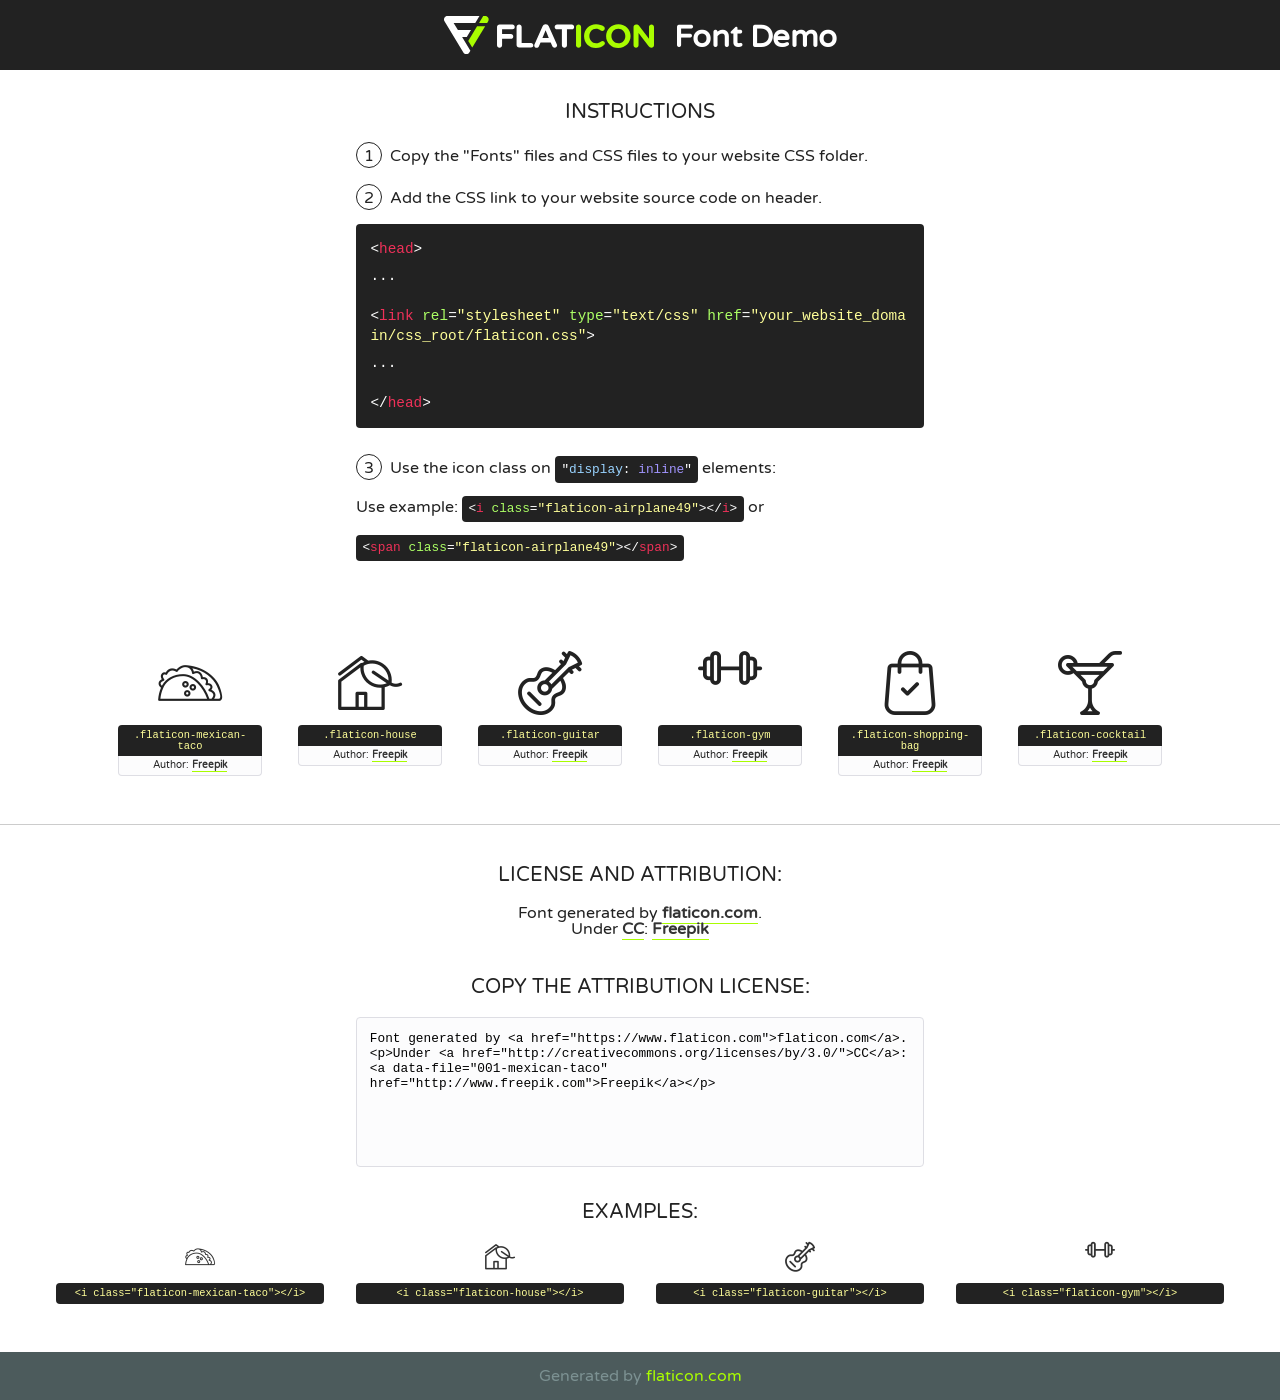
<file: fonts/flaticon/font/flaticon.html>
<!DOCTYPE html>
<!--
  Flaticon icon font: Flaticon
  Creation date: 11/02/2019 11:47
-->
<html>
<!DOCTYPE html>
<html>

<head>
    <title>Flaticon WebFont</title>
    <link href="http://fonts.googleapis.com/css?family=Varela+Round" rel="stylesheet" type="text/css" />
    <link rel="stylesheet" type="text/css" href="flaticon.css">
    <meta charset="UTF-8">
    <style>
    html, body, div, span, applet, object, iframe,
    h1, h2, h3, h4, h5, h6, p, blockquote, pre,
    a, abbr, acronym, address, big, cite, code,
    del, dfn, em, img, ins, kbd, q, s, samp,
    small, strike, strong, sub, sup, tt, var,
    b, u, i, center,
    dl, dt, dd, ol, ul, li,
    fieldset, form, label, legend,
    table, caption, tbody, tfoot, thead, tr, th, td,
    article, aside, canvas, details, embed, 
    figure, figcaption, footer, header, hgroup, 
    menu, nav, output, ruby, section, summary,
    time, mark, audio, video {
        margin: 0;
        padding: 0;
        border: 0;
        font-size: 100%;
        font: inherit;
        vertical-align: baseline;
    }
    /* HTML5 display-role reset for older browsers */
    article, aside, details, figcaption, figure, 
    footer, header, hgroup, menu, nav, section {
        display: block;
    }
    body {
        line-height: 1;
    }
    ol, ul {
        list-style: none;
    }
    blockquote, q {
        quotes: none;
    }
    blockquote:before, blockquote:after,
    q:before, q:after {
        content: '';
        content: none;
    }
    table {
        border-collapse: collapse;
        border-spacing: 0;
    }
    body {
        font-family: 'Varela Round', Helvetica, Arial, sans-serif;
        font-size: 16px;
        color: #222;
    }
    a {
        color: #333;
        border-bottom: 1px solid #a9fd00;
        font-weight: bold;
        text-decoration: none;
    }
    * {
        -moz-box-sizing: border-box;
        -webkit-box-sizing: border-box;
        box-sizing: border-box;
        margin: 0;
        padding: 0;
    }
    [class^="flaticon-"]:before, [class*=" flaticon-"]:before, [class^="flaticon-"]:after, [class*=" flaticon-"]:after {
        font-family: Flaticon;
        font-size: 30px;
        font-style: normal;
        margin-left: 20px;
        color: #333;
    }
    .wrapper {
        max-width: 600px;
        margin: auto;
        padding: 0 1em;
    }
    .title {
        font-size: 1.25em;
        text-align: center;
        margin-bottom: 1em;
        text-transform: uppercase;
    }
    header {
        text-align: center;
        background-color: #222;
        color: #fff;
        padding: 1em;
    }
    header .logo {
        width: 210px;
        height: 38px;
        display: inline-block;
        vertical-align: middle;
        margin-right: 1em;
        border: none;
    }
    header strong {
        font-size: 1.95em;
        font-weight: bold;
        vertical-align: middle;
        margin-top: 5px;
        display: inline-block;
    }
    .demo {
        margin: 2em auto;
        line-height: 1.25em;
    }
    .demo ul li {
        margin-bottom: 1em;
    }
    .demo ul li .num {
        color: #222;
        border-radius: 20px;
        display: inline-block;
        width: 26px;
        padding: 3px;
        height: 26px;
        text-align: center;
        margin-right: 0.5em;
        border: 1px solid #222;
    }
    .demo ul li code {
        background-color: #222;
        border-radius: 4px;
        padding: 0.25em 0.5em;
        display: inline-block;
        color: #fff;
        font-family: Consolas,Monaco,Lucida Console,Liberation Mono,DejaVu Sans Mono,Bitstream Vera Sans Mono,Courier New, monospace;
        font-weight: lighter;
        margin-top: 1em;
        font-size: 0.8em;
        word-break: break-all;
    }
    .demo ul li code.big {
        padding: 1em;
        font-size: 0.9em;
    }
    .demo ul li code .red {
        color: #EF3159;
    }
    .demo ul li code .green {
        color: #ACFF65;
    }
    .demo ul li code .yellow {
        color: #FFFF99;
    }
    .demo ul li code .blue {
        color: #99D3FF;
    }
    .demo ul li code .purple {
        color: #A295FF;
    }
    .demo ul li code .dots {
        margin-top: 0.5em;
        display: block;
    }
    #glyphs {
        border-bottom: 1px solid #ccc;
        padding: 2em 0;
        text-align: center;
    }
    .glyph {
        display: inline-block;
        width: 9em;
        margin: 1em;
        text-align: center;
        vertical-align: top;
        background: #FFF;
    }
    .glyph .glyph-icon {
        padding: 10px;
        display: block;
        font-family:"Flaticon";
        font-size: 64px;
        line-height: 1;
    }
    .glyph .glyph-icon:before {
        font-size: 64px;
        color: #222;
        margin-left: 0;
    }
    .class-name {
        font-size: 0.65em;
        background-color: #222;
        color: #fff;
        border-radius: 4px 4px 0 0;
        padding: 0.5em;
        color: #FFFF99;
        font-family: Consolas,Monaco,Lucida Console,Liberation Mono,DejaVu Sans Mono,Bitstream Vera Sans Mono,Courier New, monospace;
    }
    .author-name {
        font-size: 0.6em;
        background-color: #fcfcfd;
        border: 1px solid #DEDEE4;
        border-top: 0;
        border-radius: 0 0 4px 4px;
        padding: 0.5em;
    }
    .class-name:last-child {
        font-size: 10px;
        color:#888;
    }
    .class-name:last-child a {
        font-size: 10px;
        color:#555;
    }
    .class-name:last-child a:hover {
        color:#a9fd00;
    }
    .glyph > input {
        display: block;
        width: 100px;
        margin: 5px auto;
        text-align: center;
        font-size: 12px;
        cursor: text;
    }
    .glyph > input.icon-input {
        font-family:"Flaticon";
        font-size: 16px;
        margin-bottom: 10px;
    }
    .attribution .title {
        margin-top: 2em;
    }
    .attribution textarea {
        background-color: #fcfcfd;
        padding: 1em;
        border: none;
        box-shadow: none;
        border: 1px solid #DEDEE4;
        border-radius: 4px;
        resize: none;
        width: 100%;
        height: 150px;
        font-size: 0.8em;
        font-family: Consolas,Monaco,Lucida Console,Liberation Mono,DejaVu Sans Mono,Bitstream Vera Sans Mono,Courier New, monospace;
        -webkit-appearance: none;
    }
    .iconsuse {
        margin: 2em auto;
        text-align: center;
        max-width: 1200px;
    }
    .iconsuse:after {
        content: '';
        display: table;
        clear: both;
    }
    .iconsuse .image {
        float: left;
        width: 25%;
        padding: 0 1em;
    }
    .iconsuse .image p {
        margin-bottom: 1em;
    }
    .iconsuse .image span {
        display: block;
        font-size: 0.65em;
        background-color: #222;
        color: #fff;
        border-radius: 4px;
        padding: 0.5em;
        color: #FFFF99;
        margin-top: 1em;
        font-family: Consolas,Monaco,Lucida Console,Liberation Mono,DejaVu Sans Mono,Bitstream Vera Sans Mono,Courier New, monospace;
    }
    #footer {
        text-align: center;
        background-color: #4C5B5C;
        color: #7c9192;
        padding: 1em;
    }
    #footer a {
        border: none;
        color: #a9fd00;
        font-weight: normal;
    }
    @media (max-width: 960px) {
        .iconsuse .image {
            width: 50%;
        }
    }
    @media (max-width: 560px) {
        .iconsuse .image {
            width: 100%;
        }
    }
    </style>
</head>

<body class="characters-off">

    <header>
        <a href="https://www.flaticon.com" target="_blank" class="logo">
            <svg version="1.1" xmlns="http://www.w3.org/2000/svg" xmlns:xlink="http://www.w3.org/1999/xlink" xmlns:a="http://ns.adobe.com/AdobeSVGViewerExtensions/3.0/" viewBox="0 0 560.875 102.036" enable-background="new 0 0 560.875 102.036" xml:space="preserve">
                <defs>
                </defs>
                <g>
                    <g class="letters">
                        <path fill="#ffffff" d="M141.596,29.675c0-3.777,2.985-6.767,6.764-6.767h34.438c3.426,0,6.15,2.728,6.15,6.15
                        c0,3.43-2.724,6.149-6.15,6.149h-27.674v13.091h23.719c3.429,0,6.151,2.724,6.151,6.15c0,3.43-2.723,6.149-6.151,6.149h-23.719
                        v17.574c0,3.773-2.986,6.761-6.764,6.761c-3.779,0-6.764-2.989-6.764-6.761V29.675z"></path>
                        <path fill="#ffffff" d="M193.844,29.149c0-3.781,2.985-6.767,6.764-6.767c3.776,0,6.763,2.985,6.763,6.767v42.957h25.039
                        c3.426,0,6.149,2.726,6.149,6.153c0,3.425-2.723,6.15-6.149,6.15h-31.802c-3.779,0-6.764-2.986-6.764-6.768V29.149z"></path>
                        <path fill="#ffffff" d="M241.891,75.71l21.438-48.407c1.492-3.341,4.215-5.357,7.906-5.357h0.792
                        c3.686,0,6.323,2.017,7.815,5.357l21.439,48.407c0.436,0.967,0.701,1.845,0.701,2.723c0,3.602-2.809,6.501-6.414,6.501
                        c-3.161,0-5.269-1.845-6.499-4.655l-4.132-9.661h-27.059l-4.301,10.102c-1.144,2.631-3.426,4.214-6.237,4.214
                        c-3.517,0-6.24-2.81-6.24-6.325C241.1,77.64,241.451,76.677,241.891,75.71z M279.932,58.666l-8.521-20.297l-8.526,20.297H279.932
                        z"></path>
                        <path fill="#ffffff" d="M314.864,35.387H301.86c-3.429,0-6.239-2.813-6.239-6.238c0-3.429,2.811-6.24,6.239-6.24h39.533
                        c3.426,0,6.237,2.811,6.237,6.24c0,3.425-2.811,6.238-6.237,6.238h-13.001v42.785c0,3.773-2.99,6.761-6.764,6.761
                        c-3.779,0-6.764-2.989-6.764-6.761V35.387z"></path>
                        <path fill="#A9FD00" d="M352.615,29.149c0-3.781,2.985-6.767,6.767-6.767c3.774,0,6.761,2.985,6.761,6.767v49.024
                        c0,3.773-2.987,6.761-6.761,6.761c-3.781,0-6.767-2.989-6.767-6.761V29.149z"></path>
                        <path fill="#A9FD00" d="M374.132,53.836v-0.179c0-17.481,13.178-31.801,32.065-31.801c9.22,0,15.459,2.458,20.557,6.238
                        c1.402,1.054,2.637,2.985,2.637,5.357c0,3.692-2.985,6.59-6.681,6.59c-1.845,0-3.071-0.702-4.044-1.319
                        c-3.776-2.813-7.729-4.393-12.562-4.393c-10.364,0-17.831,8.611-17.831,19.154v0.173c0,10.542,7.291,19.329,17.831,19.329
                        c5.715,0,9.492-1.756,13.359-4.834c1.049-0.874,2.458-1.491,4.039-1.491c3.429,0,6.325,2.813,6.325,6.236
                        c0,2.106-1.056,3.78-2.282,4.834c-5.539,4.834-12.036,7.733-21.878,7.733C387.572,85.464,374.132,71.493,374.132,53.836z"></path>
                        <path fill="#A9FD00" d="M433.009,53.836v-0.179c0-17.481,13.79-31.801,32.766-31.801c18.981,0,32.592,14.143,32.592,31.628v0.173
                        c0,17.483-13.785,31.807-32.769,31.807C446.625,85.464,433.009,71.32,433.009,53.836z M484.224,53.836v-0.179
                        c0-10.539-7.725-19.326-18.626-19.326c-10.893,0-18.449,8.611-18.449,19.154v0.173c0,10.542,7.73,19.329,18.626,19.329
                        C476.676,72.986,484.224,64.378,484.224,53.836z"></path>
                        <path fill="#A9FD00" d="M506.233,29.321c0-3.774,2.99-6.763,6.767-6.763h1.401c3.252,0,5.183,1.583,7.029,3.953l26.093,34.265
                        V29.059c0-3.692,2.99-6.677,6.681-6.677c3.683,0,6.671,2.985,6.671,6.677v48.934c0,3.78-2.987,6.765-6.764,6.765h-0.436
                        c-3.257,0-5.188-1.581-7.034-3.953l-27.056-35.492v32.944c0,3.687-2.985,6.676-6.678,6.676c-3.683,0-6.673-2.989-6.673-6.676
                        V29.321z"></path>
                    </g>
                    <g class="insignia">
                        <path fill="#ffffff" d="M48.372,56.137h12.517l11.156-18.537H37.186L25.688,18.539h57.825L94.668,0H9.271
                        C5.925,0,2.842,1.801,1.198,4.716c-1.644,2.907-1.593,6.482,0.134,9.343l50.38,83.501c1.678,2.781,4.689,4.476,7.938,4.476
                        c3.246,0,6.257-1.695,7.935-4.476l2.898-4.804L48.372,56.137z"></path>
                        <g class="i">
                            <path fill="#A9FD00" d="M93.575,18.539h0.031v0.004l21.652,0.004l2.705-4.488c1.727-2.861,1.778-6.436,0.133-9.343
                            C116.454,1.801,113.371,0,110.026,0h-5.294L93.575,18.539z"></path>
                            <polygon fill="#A9FD00" points="88.291,27.356 64.725,66.486 75.519,84.404 109.942,27.356"></polygon>
                        </g>
                    </g>
                </g>
            </svg>
        </a>
        <strong>Font Demo</strong>
    </header>


    <section class="demo wrapper">

        <p class="title">Instructions</p>

        <ul>
            <li>
                <span class="num">1</span>Copy the "Fonts" files and CSS files to your website CSS folder.
            </li>
            <li>
                <span class="num">2</span>Add the CSS link to your website source code on header.
                <code class="big">
                    &lt;<span class="red">head</span>&gt;
                    <br/><span class="dots">...</span>
                    <br/>&lt;<span class="red">link</span> <span class="green">rel</span>=<span class="yellow">"stylesheet"</span> <span class="green">type</span>=<span class="yellow">"text/css"</span> <span class="green">href</span>=<span class="yellow">"your_website_domain/css_root/flaticon.css"</span>&gt;
                    <br/><span class="dots">...</span>
                    <br/>&lt;/<span class="red">head</span>&gt;
                </code>
            </li>

            <li>
                <p>
                    <span class="num">3</span>Use the icon class on <code>"<span class="blue">display</span>:<span class="purple"> inline</span>"</code> elements:
                    <br />
                    Use example: <code>&lt;<span class="red">i</span> <span class="green">class</span>=<span class="yellow">&quot;flaticon-airplane49&quot;</span>&gt;&lt;/<span class="red">i</span>&gt;</code> or <code>&lt;<span class="red">span</span> <span class="green">class</span>=<span class="yellow">&quot;flaticon-airplane49&quot;</span>&gt;&lt;/<span class="red">span</span>&gt;</code>
            </li>
        </ul>

    </section>




   <section id="glyphs">          
    
      
        <div class="glyph"><div class="glyph-icon flaticon-mexican-taco"></div>
            <div class="class-name">.flaticon-mexican-taco</div>
            <div class="author-name">Author: <a data-file="001-mexican-taco" href="http://www.freepik.com">Freepik</a> </div> 
        </div>        
        
        <div class="glyph"><div class="glyph-icon flaticon-house"></div>
            <div class="class-name">.flaticon-house</div>
            <div class="author-name">Author: <a data-file="002-house" href="http://www.freepik.com">Freepik</a> </div> 
        </div>        
        
        <div class="glyph"><div class="glyph-icon flaticon-guitar"></div>
            <div class="class-name">.flaticon-guitar</div>
            <div class="author-name">Author: <a data-file="003-guitar" href="http://www.freepik.com">Freepik</a> </div> 
        </div>        
        
        <div class="glyph"><div class="glyph-icon flaticon-gym"></div>
            <div class="class-name">.flaticon-gym</div>
            <div class="author-name">Author: <a data-file="004-gym" href="http://www.freepik.com">Freepik</a> </div> 
        </div>        
        
        <div class="glyph"><div class="glyph-icon flaticon-shopping-bag"></div>
            <div class="class-name">.flaticon-shopping-bag</div>
            <div class="author-name">Author: <a data-file="005-shopping-bag" href="http://www.freepik.com">Freepik</a> </div> 
        </div>        
        
        <div class="glyph"><div class="glyph-icon flaticon-cocktail"></div>
            <div class="class-name">.flaticon-cocktail</div>
            <div class="author-name">Author: <a data-file="006-cocktail" href="http://www.freepik.com">Freepik</a> </div> 
        </div>        
        

    </section>



    <section class="attribution wrapper"   style="text-align:center;">

      <div class="title">License and attribution:</div><div class="attrDiv">Font generated by <a href="https://www.flaticon.com">flaticon.com</a>. <div><p>Under <a href="http://creativecommons.org/licenses/by/3.0/">CC</a>: <a data-file="001-mexican-taco" href="http://www.freepik.com">Freepik</a></p>  </div>
      </div>
      <div class="title">Copy the Attribution License:</div>

    <textarea onclick="this.focus();this.select();">Font generated by &lt;a href=&quot;https://www.flaticon.com&quot;&gt;flaticon.com&lt;/a&gt;. <p>Under <a href="http://creativecommons.org/licenses/by/3.0/">CC</a>: <a data-file="001-mexican-taco" href="http://www.freepik.com">Freepik</a></p>  
     </textarea>

    </section>

    <section class="iconsuse">

          <div class="title">Examples:</div>            
             
            <div class="image">
                <p>
                    <i class="glyph-icon flaticon-mexican-taco"></i> 
                    <span>&lt;i class=&quot;flaticon-mexican-taco&quot;&gt;&lt;/i&gt;</span>
                </p>
            </div>
            
            <div class="image">
                <p>
                    <i class="glyph-icon flaticon-house"></i> 
                    <span>&lt;i class=&quot;flaticon-house&quot;&gt;&lt;/i&gt;</span>
                </p>
            </div>
            
            <div class="image">
                <p>
                    <i class="glyph-icon flaticon-guitar"></i> 
                    <span>&lt;i class=&quot;flaticon-guitar&quot;&gt;&lt;/i&gt;</span>
                </p>
            </div>
            
            <div class="image">
                <p>
                    <i class="glyph-icon flaticon-gym"></i> 
                    <span>&lt;i class=&quot;flaticon-gym&quot;&gt;&lt;/i&gt;</span>
                </p>
            </div>
                       
        </div>
                            
    </section>

<div id="footer">
    <div>Generated by <a href="https://www.flaticon.com">flaticon.com</a>
    </div>
</div>



</body>
</html>
</file>
<file: assets/css/main.css>
/* MINE */
hr {
  height: 4px;
  color: #00aeff;
  background: #00aeff;
  font-size: 0;
  border: 0;
  /* width: 200px; */
}

/* Global Styles */
* {
  margin: 0;
  padding: 0;
  box-sizing: border-box;
  font-family: Arial, sans-serif;
}

.container {
  max-width: 1000px;
  margin: 0 auto;
  padding: 20px;
}

/* Section Title */
.section-title {
  text-align: center;
  margin-bottom: 30px;
}

.section-title h2 {
  font-size: 2rem;
  color: #333;
  position: relative;
  display: inline-block;
  padding-bottom: 10px;
}

.section-title h2:after {
  content: "";
  width: 60px;
  height: 3px;
  background-color: #00bcd4;
  position: absolute;
  bottom: 0;
  left: 50%;
  transform: translateX(-50%);
}

/* Skills Section */
.skills {
  background-color: #f4f8fb;
  padding: 40px 0;
  border-radius: 10px;
}

.skill-category {
  margin-bottom: 20px;
}

.skill-category h3 {
  font-size: 1.5rem;
  /* color: #00796b; */
  color: #000000;
  font-weight: bold;
  margin-bottom: 10px;
}

.skills-list {
  display: flex;
  flex-wrap: wrap;
  gap: 10px;
}

.skill-tag {
  /* background-color: #00796b; */
  background-color: #149ddd;
  color: #fff;
  padding: 8px 12px;
  border-radius: 15px;
  font-size: 0.9rem;
  transition: background-color 0.3s;
}

.skill-tag:hover {
  /* background-color: #004d40; */
  background-color: #000000;
}

/* Awards Section */
.awards {
  padding: 40px 0;
}

.award-item {
  background: #e3f2fd;
  padding: 15px 20px;
  border-radius: 6px;
  margin-bottom: 20px;
  box-shadow: 0 2px 5px rgba(0, 0, 0, 0.1);
  /* border-left: 5px solid #00796b; */
  border-left: 5px solid #149ddd;
}

.award-item h5 {
  font-size: 1.5rem;
  /* color: #00796b; */
  color: #149ddd;
  font-weight: bolder;
}

.award-description {
  font-size: 0.9rem;
  color: #555;
  line-height: 1.5;
  margin-top: 5px;
  font-weight: 600;
}

/* Fonts */
:root {
  --default-font: "Roboto",  system-ui, -apple-system, "Segoe UI", Roboto, "Helvetica Neue", Arial, "Noto Sans", "Liberation Sans", sans-serif, "Apple Color Emoji", "Segoe UI Emoji", "Segoe UI Symbol", "Noto Color Emoji";
  --heading-font: "Raleway",  sans-serif;
  --nav-font: "Poppins",  sans-serif;
}

/* Global Colors - The following color variables are used throughout the website. Updating them here will change the color scheme of the entire website */
:root { 
  --background-color: #ffffff; /* Background color for the entire website, including individual sections */
  --default-color: #272829; /* Default color used for the majority of the text content across the entire website */
  --heading-color: #050d18; /* Color for headings, subheadings and title throughout the website */
  --accent-color: #149ddd; /* Accent color that represents your brand on the website. It's used for buttons, links, and other elements that need to stand out */
  --surface-color: #ffffff; /* The surface color is used as a background of boxed elements within sections, such as cards, icon boxes, or other elements that require a visual separation from the global background. */
  --contrast-color: #ffffff; /* Contrast color for text, ensuring readability against backgrounds of accent, heading, or default colors. */
}

/* Nav Menu Colors - The following color variables are used specifically for the navigation menu. They are separate from the global colors to allow for more customization options */
:root {
  --nav-color: #a8a9b4;  /* The default color of the main navmenu links */
  --nav-hover-color: #ffffff; /* Applied to main navmenu links when they are hovered over or active */
  --nav-mobile-background-color: #040b14; /* Used as the background color for mobile navigation menu */
  --nav-dropdown-background-color: #040b14; /* Used as the background color for dropdown items that appear when hovering over primary navigation items */
  --nav-dropdown-color: #a8a9b4; /* Used for navigation links of the dropdown items in the navigation menu. */
  --nav-dropdown-hover-color: #ffffff; /* Similar to --nav-hover-color, this color is applied to dropdown navigation links when they are hovered over. */
}

/* Color Presets - These classes override global colors when applied to any section or element, providing reuse of the sam color scheme. */

.light-background {
  --background-color: #f4fafd;
  --surface-color: #ffffff;
}

.dark-background {
  --background-color: #040b14;
  --default-color: #ffffff;
  --heading-color: #ffffff;
  --surface-color: #151f2b;
  --contrast-color: #ffffff;
}

/* Smooth scroll */
:root {
  scroll-behavior: smooth;
}




/*--------------------------------------------------------------
# General Styling & Shared Classes
--------------------------------------------------------------*/
body {
  color: var(--default-color);
  background-color: var(--background-color);
  font-family: var(--default-font);
}

a {
  color: var(--accent-color);
  text-decoration: none;
  transition: 0.3s;
}

a:hover {
  color: color-mix(in srgb, var(--accent-color), transparent 25%);
  text-decoration: none;
}

h1,
h2,
h3,
h4,
h5,
h6 {
  color: var(--heading-color);
  font-family: var(--heading-font);
}

/* PHP Email Form Messages
------------------------------*/
.php-email-form .error-message {
  display: none;
  background: #df1529;
  color: #ffffff;
  text-align: left;
  padding: 15px;
  margin-bottom: 24px;
  font-weight: 600;
}

.php-email-form .sent-message {
  display: none;
  color: #ffffff;
  background: #059652;
  text-align: center;
  padding: 15px;
  margin-bottom: 24px;
  font-weight: 600;
}

.php-email-form .loading {
  display: none;
  background: var(--surface-color);
  text-align: center;
  padding: 15px;
  margin-bottom: 24px;
}

.php-email-form .loading:before {
  content: "";
  display: inline-block;
  border-radius: 50%;
  width: 24px;
  height: 24px;
  margin: 0 10px -6px 0;
  border: 3px solid var(--accent-color);
  border-top-color: var(--surface-color);
  animation: php-email-form-loading 1s linear infinite;
}

@keyframes php-email-form-loading {
  0% {
    transform: rotate(0deg);
  }

  100% {
    transform: rotate(360deg);
  }
}

/*--------------------------------------------------------------
# Global Header
--------------------------------------------------------------*/
.header {
  color: var(--default-color);
  background-color: var(--background-color);
  position: fixed;
  top: 0;
  left: 0;
  bottom: 0;
  padding: 0 15px;
  width: 300px;
  transition: all ease-in-out 0.3s;
  overflow-y: auto;
  z-index: 997;
  border-right: 1px solid color-mix(in srgb, var(--default-color), transparent 90%);
}

.header .profile-img img {
  margin: 15px auto;
  display: block;
  height: 200px;
  width: 200px;
  border: 8px solid color-mix(in srgb, var(--default-color), transparent 85%);
}

.header .logo {
  line-height: 1;
  margin-bottom: 15px;
}

.header .logo img {
  max-height: 32px;
  margin-right: 8px;
}

.header .logo h1 {
  font-size: 24px;
  margin: 0;
  font-weight: 700;
  color: var(--heading-color);
}

.header .social-links {
  margin: 0 0 20px 0;
}

.header .social-links a {
  font-size: 16px;
  display: inline-flex;
  align-items: center;
  justify-content: center;
  background: color-mix(in srgb, var(--default-color), transparent 90%);
  color: var(--default-color);
  margin: 0 2px;
  border-radius: 50%;
  text-align: center;
  width: 40px;
  height: 40px;
  transition: 0.3s;
}

.header .social-links a:hover {
  color: var(--contrast-color);
  background: var(--accent-color);
}

@media (min-width: 1200px) {

  .header~main,
  .header~#footer {
    margin-left: 300px;
  }
}

@media (max-width: 1199px) {
  .header {
    left: -100%;
  }
}

.header.header-show {
  left: 0;
}

.header .header-toggle {
  color: var(--contrast-color);
  background-color: var(--accent-color);
  font-size: 22px;
  display: flex;
  align-items: center;
  justify-content: center;
  width: 40px;
  height: 40px;
  border-radius: 50%;
  cursor: pointer;
  position: fixed;
  top: 15px;
  right: 15px;
  z-index: 9999;
  transition: background-color 0.3s;
}

.header .header-toggle:hover {
  color: var(--contrast-color);
  background-color: color-mix(in srgb, var(--accent-color) 90%, white 15%);
}

/*--------------------------------------------------------------
# Navigation Menu
--------------------------------------------------------------*/
.mobile-nav-toggle {
  display: none;
}

.navmenu {
  padding: 0;
  z-index: 9997;
}

.navmenu ul {
  list-style: none;
  padding: 0 0 20px 0;
  margin: 0;
}

.navmenu a,
.navmenu a:focus {
  color: var(--nav-color);
  padding: 15px 10px;
  font-family: var(--nav-font);
  font-size: 16px;
  font-weight: 400;
  display: flex;
  align-items: center;
  white-space: nowrap;
  transition: 0.3s;
  width: 100%;
}

.navmenu a .navicon,
.navmenu a:focus .navicon {
  font-size: 20px;
  margin-right: 10px;
}

.navmenu a .toggle-dropdown,
.navmenu a:focus .toggle-dropdown {
  font-size: 12px;
  line-height: 0;
  margin-left: auto;
  width: 30px;
  height: 30px;
  display: flex;
  align-items: center;
  justify-content: center;
  border-radius: 50%;
  transition: 0.3s;
  flex-shrink: 0;
  background-color: color-mix(in srgb, var(--accent-color), transparent 90%);
}

.navmenu a .toggle-dropdown:hover,
.navmenu a:focus .toggle-dropdown:hover {
  background-color: var(--accent-color);
  color: var(--contrast-color);
}

.navmenu a:hover,
.navmenu .active,
.navmenu .active:focus {
  color: var(--nav-hover-color);
}

.navmenu a:hover .navicon,
.navmenu .active .navicon,
.navmenu .active:focus .navicon {
  color: var(--accent-color);
}

.navmenu .active .toggle-dropdown,
.navmenu .active:focus .toggle-dropdown {
  background-color: var(--accent-color);
  color: var(--contrast-color);
  transform: rotate(180deg);
}

.navmenu .dropdown {
  display: block;
}

.navmenu .dropdown a,
.navmenu .dropdown a:focus {
  color: --nav-dropdown-color;
}

.navmenu .dropdown a:hover,
.navmenu .dropdown .active,
.navmenu .dropdown .active:focus {
  color: var(--nav-dropdown-hover-color);
}

.navmenu .dropdown ul {
  position: static;
  display: none;
  z-index: 99;
  padding: 5px 10px;
  margin: 5px 10px;
  background-color: var(--nav-dropdown-background-color);
  border: 1px solid color-mix(in srgb, var(--default-color), transparent 90%);
  box-shadow: none;
  transition: all 0.5s ease-in-out;
}

.navmenu .dropdown ul ul {
  background-color: rgba(33, 37, 41, 0.1);
}

.navmenu .dropdown>.dropdown-active {
  display: block;
  background-color: rgba(33, 37, 41, 0.03);
}

/*--------------------------------------------------------------
# Global Footer
--------------------------------------------------------------*/
.footer {
  color: var(--default-color);
  background-color: var(--background-color);
  font-size: 14px;
  padding: 40px 0;
  position: relative;
  border-top: 1px solid color-mix(in srgb, var(--default-color), transparent 90%);
}

.footer .copyright p {
  margin-bottom: 0;
}

.footer .credits {
  margin-top: 4px;
  font-size: 13px;
  text-align: center;
}

/*--------------------------------------------------------------
# Preloader
--------------------------------------------------------------*/
#preloader {
  position: fixed;
  inset: 0;
  z-index: 999999;
  overflow: hidden;
  background: var(--background-color);
  transition: all 0.6s ease-out;
}

#preloader:before {
  content: "";
  position: fixed;
  top: calc(50% - 30px);
  left: calc(50% - 30px);
  border: 6px solid #ffffff;
  border-color: var(--accent-color) transparent var(--accent-color) transparent;
  border-radius: 50%;
  width: 60px;
  height: 60px;
  animation: animate-preloader 1.5s linear infinite;
}

@keyframes animate-preloader {
  0% {
    transform: rotate(0deg);
  }

  100% {
    transform: rotate(360deg);
  }
}

/*--------------------------------------------------------------
# Scroll Top Button
--------------------------------------------------------------*/
.scroll-top {
  position: fixed;
  visibility: hidden;
  opacity: 0;
  right: 15px;
  bottom: -15px;
  z-index: 99999;
  background-color: var(--accent-color);
  width: 44px;
  height: 44px;
  border-radius: 50px;
  transition: all 0.4s;
}

.scroll-top i {
  font-size: 24px;
  color: var(--contrast-color);
  line-height: 0;
}

.scroll-top:hover {
  background-color: color-mix(in srgb, var(--accent-color), transparent 20%);
  color: var(--contrast-color);
}

.scroll-top.active {
  visibility: visible;
  opacity: 1;
  bottom: 15px;
}

/*--------------------------------------------------------------
# Disable aos animation delay on mobile devices
--------------------------------------------------------------*/
@media screen and (max-width: 768px) {
  [data-aos-delay] {
    transition-delay: 0 !important;
  }
}

/*--------------------------------------------------------------
# Global Page Titles & Breadcrumbs
--------------------------------------------------------------*/
.page-title {
  color: var(--default-color);
  background-color: var(--background-color);
  padding: 25px 0;
  position: relative;
}

.page-title h1 {
  font-size: 24px;
  font-weight: 700;
}

.page-title .breadcrumbs ol {
  display: flex;
  flex-wrap: wrap;
  list-style: none;
  padding: 0;
  margin: 0;
  font-size: 14px;
  font-weight: 400;
}

.page-title .breadcrumbs ol li+li {
  padding-left: 10px;
}

.page-title .breadcrumbs ol li+li::before {
  content: "/";
  display: inline-block;
  padding-right: 10px;
  color: color-mix(in srgb, var(--default-color), transparent 70%);
}

/*--------------------------------------------------------------
# Global Sections
--------------------------------------------------------------*/
section,
.section {
  color: var(--default-color);
  background-color: var(--background-color);
  padding: 60px 0;
  overflow: clip;
}

/*--------------------------------------------------------------
# Global Section Titles
--------------------------------------------------------------*/
.section-title {
  padding-bottom: 60px;
  position: relative;
}

.section-title h2 {
  font-size: 32px;
  font-weight: 700;
  margin-bottom: 20px;
  padding-bottom: 20px;
  position: relative;
}

.section-title h2:after underline{
  content: "";
  position: absolute;
  display: block;
  width: 50px;
  height: 3px;
  background: var(--accent-color);
  left: 0;
  bottom: 0;
}

.section-title p {
  margin-bottom: 0;
}

/*--------------------------------------------------------------
# Hero Section
--------------------------------------------------------------*/
.hero {
  width: 100%;
  min-height: 100vh;
  position: relative;
  padding: 80px 0;
  display: flex;
  align-items: center;
  justify-content: center;
}

.hero img {
  position: absolute;
  inset: 0;
  display: block;
  width: 100%;
  height: 100%;
  object-fit: cover;
  z-index: 1;
}

.hero:before {
  content: "";
  background: color-mix(in srgb, var(--background-color), transparent 70%);
  position: absolute;
  inset: 0;
  z-index: 2;
}

.hero .container {
  position: relative;
  z-index: 3;
}

.hero h2 {
  margin: 0;
  font-size: 64px;
  font-weight: 700;
}

.hero p {
  margin: 5px 0 0 0;
  font-size: 26px;
}

.hero p span {
  letter-spacing: 1px;
  border-bottom: 2px solid var(--accent-color);
}

.hero .social-links {
  margin-top: 25px;
}

.hero .social-links a {
  font-size: 24px;
  display: inline-block;
  color: color-mix(in srgb, var(--default-color), transparent 50%);
  line-height: 1;
  margin-right: 20px;
  transition: 0.3s;
}

.hero .social-links a:hover {
  color: var(--accent-color);
}

@media (max-width: 768px) {
  .hero h2 {
    font-size: 32px;
  }

  .hero p {
    font-size: 20px;
  }
}

/*--------------------------------------------------------------
# About Section
--------------------------------------------------------------*/
.about .content h2 {
  font-weight: 700;
  font-size: 24px;
}

.about .content ul {
  list-style: none;
  padding: 0;
}

.about .content ul li {
  margin-bottom: 20px;
  display: flex;
  align-items: center;
}

.about .content ul strong {
  margin-right: 10px;
}

.about .content ul i {
  font-size: 16px;
  margin-right: 5px;
  color: var(--accent-color);
  line-height: 0;
}

/*--------------------------------------------------------------
# Stats Section
--------------------------------------------------------------*/
.stats .stats-item {
  padding: 30px;
  width: 100%;
}

.stats .stats-item i {
  color: var(--accent-color);
  display: block;
  font-size: 44px;
  float: left;
  line-height: 0;
}

.stats .stats-item .purecounter {
  color: var(--heading-color);
  font-size: 48px;
  line-height: 40px;
  display: block;
  font-weight: 700;
  margin-left: 60px;
}

.stats .stats-item p {
  color: color-mix(in srgb, var(--default-color), transparent 40%);
  padding: 15px 0 0 0;
  margin: 0 0 0 60px;
  font-family: var(--heading-font);
  font-size: 14px;
}

/*--------------------------------------------------------------
# Skills Section
--------------------------------------------------------------*/
.skills .progress {
  height: 60px;
  display: block;
  background: none;
  border-radius: 0;
}

.skills .progress .skill {
  color: var(--heading-color);
  padding: 0;
  margin: 0 0 6px 0;
  text-transform: uppercase;
  display: block;
  font-weight: 600;
  font-family: var(--heading-font);
}

.skills .progress .skill .val {
  float: right;
  font-style: normal;
}

.skills .progress-bar-wrap {
  background: color-mix(in srgb, var(--default-color), transparent 90%);
  height: 10px;
}

.skills .progress-bar {
  width: 1px;
  height: 10px;
  transition: 0.9s;
  background-color: var(--accent-color);
}

/*--------------------------------------------------------------
# Resume Section
--------------------------------------------------------------*/
.resume .resume-title {
  color: var(--heading-color);
  font-size: 26px;
  font-weight: 700;
  margin-top: 20px;
  margin-bottom: 20px;
}

.resume .resume-item {
  padding: 0 0 20px 20px;
  margin-top: -2px;
  border-left: 2px solid var(--accent-color);
  position: relative;
}

.resume .resume-item h4 {
  line-height: 18px;
  font-size: 18px;
  font-weight: 600;
  text-transform: uppercase;
  color: color-mix(in srgb, var(--default-color), transparent 20%);
  margin-bottom: 10px;
}

.resume .resume-item h5 {
  font-size: 16px;
  padding: 5px 15px;
  display: inline-block;
  font-weight: 600;
  margin-bottom: 10px;
}

.resume .resume-item ul {
  padding-left: 20px;
}

.resume .resume-item ul li {
  padding-bottom: 10px;
}

.resume .resume-item:last-child {
  padding-bottom: 0;
}

.resume .resume-item::before {
  content: "";
  position: absolute;
  width: 16px;
  height: 16px;
  border-radius: 50px;
  left: -9px;
  top: 0;
  background: var(--background-color);
  border: 2px solid var(--accent-color);
}

/*--------------------------------------------------------------
# Portfolio Section
--------------------------------------------------------------*/
.portfolio .portfolio-filters {
  padding: 0;
  margin: 0 auto 20px auto;
  list-style: none;
  text-align: center;
}

.portfolio .portfolio-filters li {
  cursor: pointer;
  display: inline-block;
  padding: 0;
  font-size: 14px;
  font-weight: 400;
  margin: 0 10px;
  line-height: 1;
  text-transform: uppercase;
  margin-bottom: 10px;
  transition: all 0.3s ease-in-out;
}

.portfolio .portfolio-filters li:hover,
.portfolio .portfolio-filters li.filter-active {
  color: var(--accent-color);
}

.portfolio .portfolio-filters li:first-child {
  margin-left: 0;
}

.portfolio .portfolio-filters li:last-child {
  margin-right: 0;
}

@media (max-width: 575px) {
  .portfolio .portfolio-filters li {
    font-size: 14px;
    margin: 0 5px;
  }
}

.portfolio .portfolio-content {
  position: relative;
  overflow: hidden;
}

.portfolio .portfolio-content img {
  transition: 0.3s;
}

.portfolio .portfolio-content .portfolio-info {
  opacity: 0;
  position: absolute;
  inset: 0;
  z-index: 3;
  transition: all ease-in-out 0.3s;
  background: rgba(0, 0, 0, 0.6);
  padding: 15px;
}

.portfolio .portfolio-content .portfolio-info h4 {
  font-size: 14px;
  padding: 5px 10px;
  font-weight: 400;
  color: #ffffff;
  display: inline-block;
  background-color: var(--accent-color);
}

.portfolio .portfolio-content .portfolio-info p {
  position: absolute;
  bottom: 10px;
  text-align: center;
  display: inline-block;
  left: 0;
  right: 0;
  font-size: 16px;
  font-weight: 600;
  color: rgba(255, 255, 255, 0.8);
}

.portfolio .portfolio-content .portfolio-info .preview-link,
.portfolio .portfolio-content .portfolio-info .details-link {
  position: absolute;
  left: calc(50% - 40px);
  font-size: 26px;
  top: calc(50% - 14px);
  color: #fff;
  transition: 0.3s;
  line-height: 1.2;
}

.portfolio .portfolio-content .portfolio-info .preview-link:hover,
.portfolio .portfolio-content .portfolio-info .details-link:hover {
  color: var(--accent-color);
}

.portfolio .portfolio-content .portfolio-info .details-link {
  left: 50%;
  font-size: 34px;
  line-height: 0;
}

.portfolio .portfolio-content:hover .portfolio-info {
  opacity: 1;
}

.portfolio .portfolio-content:hover img {
  transform: scale(1.1);
}

/*--------------------------------------------------------------
# Services Section
--------------------------------------------------------------*/
.services .service-item {
  position: relative;
}

.services .service-item .icon {
  background: var(--accent-color);
  display: flex;
  align-items: center;
  justify-content: center;
  width: 54px;
  height: 54px;
  border-radius: 50%;
  transition: 0.5s;
  border: 1px solid var(--accent-color);
  margin-right: 20px;
}

.services .service-item .icon i {
  color: var(--contrast-color);
  font-size: 24px;
  line-height: 0;
}

.services .service-item:hover .icon {
  background: var(--surface-color);
}

.services .service-item:hover .icon i {
  color: var(--accent-color);
}

.services .service-item .title {
  font-weight: 700;
  margin-bottom: 15px;
  font-size: 18px;
}

.services .service-item .title a {
  color: var(--heading-color);
}

.services .service-item .title a:hover {
  color: var(--accent-color);
}

.services .service-item .description {
  line-height: 24px;
  font-size: 14px;
}

/*--------------------------------------------------------------
# Testimonials Section
--------------------------------------------------------------*/
.testimonials .testimonials-carousel,
.testimonials .testimonials-slider {
  overflow: hidden;
}

.testimonials .testimonial-item {
  box-sizing: content-box;
  text-align: center;
  min-height: 320px;
}

.testimonials .testimonial-item .testimonial-img {
  width: 90px;
  border-radius: 50%;
  margin: 0 auto;
}

.testimonials .testimonial-item h3 {
  font-size: 18px;
  font-weight: bold;
  margin: 10px 0 5px 0;
}

.testimonials .testimonial-item h4 {
  font-size: 14px;
  color: color-mix(in srgb, var(--default-color), transparent 20%);
  margin: 0;
}

.testimonials .testimonial-item .quote-icon-left,
.testimonials .testimonial-item .quote-icon-right {
  color: color-mix(in srgb, var(--accent-color), transparent 40%);
  font-size: 26px;
  line-height: 0;
}

.testimonials .testimonial-item .quote-icon-left {
  display: inline-block;
  left: -5px;
  position: relative;
}

.testimonials .testimonial-item .quote-icon-right {
  display: inline-block;
  right: -5px;
  position: relative;
  top: 10px;
  transform: scale(-1, -1);
}

.testimonials .testimonial-item p {
  font-style: italic;
  margin: 0 15px 15px 15px;
  padding: 20px;
  background-color: var(--surface-color);
  position: relative;
  margin-bottom: 35px;
  border-radius: 6px;
  box-shadow: 0px 2px 15px rgba(0, 0, 0, 0.1);
}

.testimonials .testimonial-item p::after {
  content: "";
  width: 0;
  height: 0;
  border-top: 20px solid var(--surface-color);
  border-right: 20px solid transparent;
  border-left: 20px solid transparent;
  position: absolute;
  bottom: -20px;
  left: calc(50% - 20px);
}

.testimonials .swiper-wrapper {
  height: auto;
}

.testimonials .swiper-pagination {
  margin-top: 40px;
  position: relative;
}

.testimonials .swiper-pagination .swiper-pagination-bullet {
  width: 12px;
  height: 12px;
  background-color: var(--background-color);
  opacity: 1;
  border: 1px solid var(--accent-color);
}

.testimonials .swiper-pagination .swiper-pagination-bullet-active {
  background-color: var(--accent-color);
}

/*--------------------------------------------------------------
# Contact Section
--------------------------------------------------------------*/
.contact .info-wrap {
  background-color: var(--surface-color);
  box-shadow: 0px 0px 20px rgba(0, 0, 0, 0.1);
  padding: 30px;
}

@media (max-width: 575px) {
  .contact .info-wrap {
    padding: 20px;
  }
}

.contact .info-item {
  margin-bottom: 40px;
}

.contact .info-item i {
  font-size: 20px;
  color: var(--accent-color);
  background: color-mix(in srgb, var(--accent-color), transparent 92%);
  width: 44px;
  height: 44px;
  display: flex;
  justify-content: center;
  align-items: center;
  border-radius: 50px;
  transition: all 0.3s ease-in-out;
  margin-right: 15px;
}

.contact .info-item h3 {
  padding: 0;
  font-size: 18px;
  font-weight: 700;
  margin-bottom: 5px;
}

.contact .info-item p {
  padding: 0;
  margin-bottom: 0;
  font-size: 14px;
}

.contact .info-item:hover i {
  background: var(--accent-color);
  color: var(--contrast-color);
}

.contact .php-email-form {
  background-color: var(--surface-color);
  height: 100%;
  padding: 30px;
  box-shadow: 0px 0px 20px rgba(0, 0, 0, 0.1);
}

@media (max-width: 575px) {
  .contact .php-email-form {
    padding: 20px;
  }
}

.contact .php-email-form input[type=text],
.contact .php-email-form input[type=email],
.contact .php-email-form textarea {
  font-size: 14px;
  padding: 10px 15px;
  box-shadow: none;
  border-radius: 0;
  color: var(--default-color);
  background-color: var(--surface-color);
  border-color: color-mix(in srgb, var(--default-color), transparent 80%);
}

.contact .php-email-form input[type=text]:focus,
.contact .php-email-form input[type=email]:focus,
.contact .php-email-form textarea:focus {
  border-color: var(--accent-color);
}

.contact .php-email-form input[type=text]::placeholder,
.contact .php-email-form input[type=email]::placeholder,
.contact .php-email-form textarea::placeholder {
  color: color-mix(in srgb, var(--default-color), transparent 70%);
}

.contact .php-email-form button[type=submit] {
  color: var(--contrast-color);
  background: var(--accent-color);
  border: 0;
  padding: 10px 30px;
  transition: 0.4s;
  border-radius: 50px;
}

.contact .php-email-form button[type=submit]:hover {
  background: color-mix(in srgb, var(--accent-color), transparent 25%);
}

/*--------------------------------------------------------------
# Portfolio Details Section
--------------------------------------------------------------*/
.portfolio-details .portfolio-details-slider img {
  width: 100%;
}

.portfolio-details .portfolio-details-slider .swiper-pagination {
  margin-top: 20px;
  position: relative;
}

.portfolio-details .portfolio-details-slider .swiper-pagination .swiper-pagination-bullet {
  width: 12px;
  height: 12px;
  background-color: color-mix(in srgb, var(--default-color), transparent 85%);
  opacity: 1;
}

.portfolio-details .portfolio-details-slider .swiper-pagination .swiper-pagination-bullet-active {
  background-color: var(--accent-color);
}

.portfolio-details .portfolio-info {
  padding: 30px;
  box-shadow: 0px 0 30px rgba(0, 0, 0, 0.1);
}

.portfolio-details .portfolio-info h3 {
  font-size: 22px;
  font-weight: 700;
  margin-bottom: 20px;
  padding-bottom: 20px;
  border-bottom: 1px solid color-mix(in srgb, var(--default-color), transparent 85%);
}

.portfolio-details .portfolio-info ul {
  list-style: none;
  padding: 0;
  font-size: 15px;
}

.portfolio-details .portfolio-info ul li+li {
  margin-top: 10px;
}

.portfolio-details .portfolio-description {
  padding-top: 30px;
}

.portfolio-details .portfolio-description h2 {
  font-size: 26px;
  font-weight: 700;
  margin-bottom: 20px;
}

.portfolio-details .portfolio-description p {
  padding: 0;
  color: color-mix(in srgb, var(--default-color), transparent 30%);
}

/*--------------------------------------------------------------
# Service Details Section
--------------------------------------------------------------*/
.service-details .services-list {
  padding: 10px 30px;
  border: 1px solid color-mix(in srgb, var(--default-color), transparent 90%);
  margin-bottom: 20px;
}

.service-details .services-list a {
  display: block;
  line-height: 1;
  padding: 8px 0 8px 15px;
  border-left: 3px solid color-mix(in srgb, var(--default-color), transparent 70%);
  margin: 20px 0;
  color: color-mix(in srgb, var(--default-color), transparent 20%);
  transition: 0.3s;
}

.service-details .services-list a.active {
  color: var(--heading-color);
  font-weight: 700;
  border-color: var(--accent-color);
}

.service-details .services-list a:hover {
  border-color: var(--accent-color);
}

.service-details .services-img {
  margin-bottom: 20px;
}

.service-details h3 {
  font-size: 26px;
  font-weight: 700;
}

.service-details h4 {
  font-size: 20px;
  font-weight: 700;
}

.service-details p {
  font-size: 15px;
}

.service-details ul {
  list-style: none;
  padding: 0;
  font-size: 15px;
}

.service-details ul li {
  padding: 5px 0;
  display: flex;
  align-items: center;
}

.service-details ul i {
  font-size: 20px;
  margin-right: 8px;
  color: var(--accent-color);
}

/*--------------------------------------------------------------
# Starter Section Section
--------------------------------------------------------------*/
.starter-section {
  /* Add your styles here */
}
</file>
<file: fonts/flaticon/font/flaticon.css>
/*
  	Flaticon icon font: Flaticon
  	Creation date: 11/02/2019 11:47
  	*/

@font-face {
  font-family: "Flaticon";
  src: url("./Flaticon.eot");
  src: url("./Flaticon.eot?#iefix") format("embedded-opentype"),
       url("./Flaticon.woff2") format("woff2"),
       url("./Flaticon.woff") format("woff"),
       url("./Flaticon.ttf") format("truetype"),
       url("./Flaticon.svg#Flaticon") format("svg");
  font-weight: normal;
  font-style: normal;
}

@media screen and (-webkit-min-device-pixel-ratio:0) {
  @font-face {
    font-family: "Flaticon";
    src: url("./Flaticon.svg#Flaticon") format("svg");
  }
}

[class^="flaticon-"]:before, [class*=" flaticon-"]:before,
[class^="flaticon-"]:after, [class*=" flaticon-"]:after {   
  font-family: Flaticon;
        font-style: normal;
  font-weight: normal;
  font-variant: normal;
  text-transform: none;
  line-height: 1;

  /* Better Font Rendering =========== */
  -webkit-font-smoothing: antialiased;
  -moz-osx-font-smoothing: grayscale;
}

.flaticon-mexican-taco:before { content: "\f100"; }
.flaticon-house:before { content: "\f101"; }
.flaticon-guitar:before { content: "\f102"; }
.flaticon-gym:before { content: "\f103"; }
.flaticon-shopping-bag:before { content: "\f104"; }
.flaticon-cocktail:before { content: "\f105"; }
</file>
